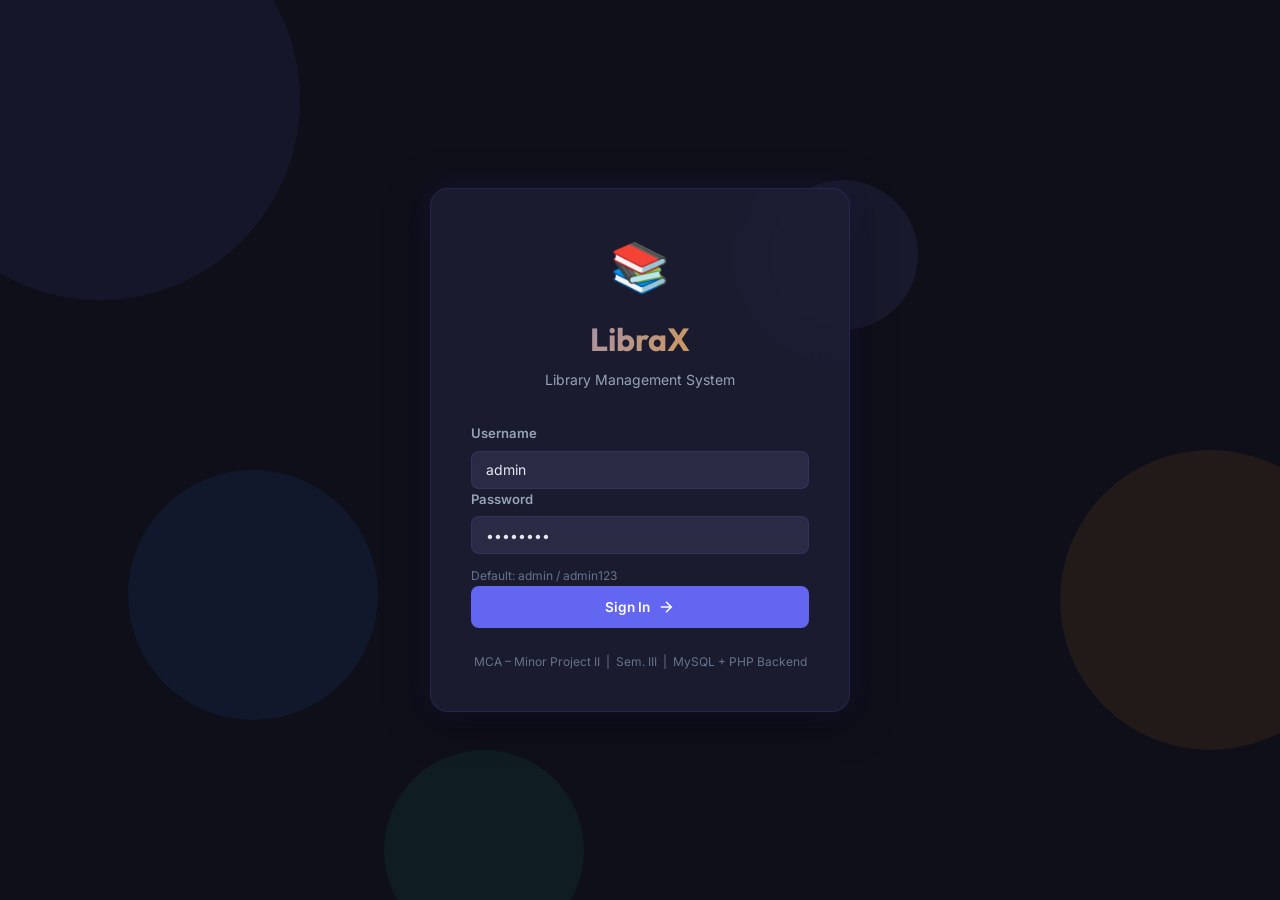
<file: index.html>
<!DOCTYPE html>
<html lang="en" data-theme="dark">
<head>
  <meta charset="UTF-8" />
  <meta name="viewport" content="width=device-width, initial-scale=1.0" />
  <title>LibraX – Library Management System</title>
  <meta name="description" content="LibraX – A web-based Library Management System with MySQL database. MCA Minor Project II." />
  <link rel="preconnect" href="https://fonts.googleapis.com" />
  <link rel="preconnect" href="https://fonts.gstatic.com" crossorigin />
  <link href="https://fonts.googleapis.com/css2?family=Inter:wght@300;400;500;600;700;800&family=Outfit:wght@400;500;600;700;800&display=swap" rel="stylesheet" />
  <link rel="stylesheet" href="css/style.css" />
</head>
<body>

<!-- ==================== LOGIN SCREEN ==================== -->
<div id="loginScreen" class="login-screen">
  <div class="login-bg-anim"><span></span><span></span><span></span><span></span><span></span></div>
  <div class="login-card">
    <div class="login-logo">
      <div class="logo-icon">📚</div>
      <h1>LibraX</h1>
      <p>Library Management System</p>
    </div>
    <form id="loginForm" onsubmit="handleLogin(event)">
      <div class="form-group">
        <label for="loginUsername">Username</label>
        <input type="text" id="loginUsername" placeholder="Enter username" value="admin" required autocomplete="username" />
      </div>
      <div class="form-group">
        <label for="loginPassword">Password</label>
        <input type="password" id="loginPassword" placeholder="Enter password" value="admin123" required autocomplete="current-password" />
        <small class="login-hint">Default: admin / admin123</small>
      </div>
      <button type="submit" class="btn btn-primary btn-full" id="loginBtn">
        <span>Sign In</span>
        <svg width="18" height="18" viewBox="0 0 24 24" fill="none" stroke="currentColor" stroke-width="2"><line x1="5" y1="12" x2="19" y2="12"/><polyline points="12 5 19 12 12 19"/></svg>
      </button>
    </form>
    <p class="login-footer">MCA – Minor Project II &nbsp;|&nbsp; Sem. III &nbsp;|&nbsp; MySQL + PHP Backend</p>
  </div>
</div>

<!-- ==================== MAIN APP ==================== -->
<div id="mainApp" class="app-container hidden">

  <!-- Sidebar -->
  <aside class="sidebar" id="sidebar">
    <div class="sidebar-header">
      <div class="sidebar-logo">
        <div class="logo-icon-sm">📚</div>
        <span class="logo-text">LibraX</span>
      </div>
      <button class="sidebar-toggle-btn" onclick="toggleSidebar()">
        <svg width="20" height="20" viewBox="0 0 24 24" fill="none" stroke="currentColor" stroke-width="2"><line x1="3" y1="12" x2="21" y2="12"/><line x1="3" y1="6" x2="21" y2="6"/><line x1="3" y1="18" x2="21" y2="18"/></svg>
      </button>
    </div>

    <nav class="sidebar-nav">
      <a href="#" class="nav-item active" id="nav-dashboard" onclick="return showPage('dashboard')">
        <svg class="nav-icon" viewBox="0 0 24 24" fill="none" stroke="currentColor" stroke-width="2"><rect x="3" y="3" width="7" height="7"/><rect x="14" y="3" width="7" height="7"/><rect x="14" y="14" width="7" height="7"/><rect x="3" y="14" width="7" height="7"/></svg>
        <span>Dashboard</span>
      </a>
      <a href="#" class="nav-item" id="nav-books" onclick="return showPage('books')">
        <svg class="nav-icon" viewBox="0 0 24 24" fill="none" stroke="currentColor" stroke-width="2"><path d="M4 19.5A2.5 2.5 0 0 1 6.5 17H20"/><path d="M6.5 2H20v20H6.5A2.5 2.5 0 0 1 4 19.5v-15A2.5 2.5 0 0 1 6.5 2z"/></svg>
        <span>Books</span>
        <span class="nav-badge" id="navBooksCount">0</span>
      </a>
      <a href="#" class="nav-item" id="nav-members" onclick="return showPage('members')">
        <svg class="nav-icon" viewBox="0 0 24 24" fill="none" stroke="currentColor" stroke-width="2"><path d="M17 21v-2a4 4 0 0 0-4-4H5a4 4 0 0 0-4 4v2"/><circle cx="9" cy="7" r="4"/><path d="M23 21v-2a4 4 0 0 0-3-3.87"/><path d="M16 3.13a4 4 0 0 1 0 7.75"/></svg>
        <span>Members</span>
        <span class="nav-badge" id="navMembersCount">0</span>
      </a>
      <a href="#" class="nav-item" id="nav-issue" onclick="return showPage('issue')">
        <svg class="nav-icon" viewBox="0 0 24 24" fill="none" stroke="currentColor" stroke-width="2"><polyline points="9 11 12 14 22 4"/><path d="M21 12v7a2 2 0 0 1-2 2H5a2 2 0 0 1-2-2V5a2 2 0 0 1 2-2h11"/></svg>
        <span>Issue / Return</span>
      </a>
      <a href="#" class="nav-item" id="nav-reservations" onclick="return showPage('reservations')">
        <svg class="nav-icon" viewBox="0 0 24 24" fill="none" stroke="currentColor" stroke-width="2"><path d="M20.84 4.61a5.5 5.5 0 0 0-7.78 0L12 5.67l-1.06-1.06a5.5 5.5 0 0 0-7.78 7.78L12 21.23l8.84-8.84a5.5 5.5 0 0 0 0-7.78z"/></svg>
        <span>Reservations</span>
      </a>
      <a href="#" class="nav-item" id="nav-reports" onclick="return showPage('reports')">
        <svg class="nav-icon" viewBox="0 0 24 24" fill="none" stroke="currentColor" stroke-width="2"><line x1="18" y1="20" x2="18" y2="10"/><line x1="12" y1="20" x2="12" y2="4"/><line x1="6" y1="20" x2="6" y2="14"/></svg>
        <span>Reports</span>
      </a>
    </nav>

    <div class="sidebar-footer">
      <div class="user-info">
        <div class="user-avatar">A</div>
        <div class="user-details">
          <span class="user-name">Admin</span>
          <span class="user-role">Librarian</span>
        </div>
      </div>
      <button class="logout-btn" onclick="handleLogout()" title="Logout">
        <svg width="18" height="18" viewBox="0 0 24 24" fill="none" stroke="currentColor" stroke-width="2"><path d="M9 21H5a2 2 0 0 1-2-2V5a2 2 0 0 1 2-2h4"/><polyline points="16 17 21 12 16 7"/><line x1="21" y1="12" x2="9" y2="12"/></svg>
      </button>
    </div>
  </aside>

  <!-- Main Content -->
  <main class="main-content" id="mainContent">

    <!-- Topbar -->
    <header class="topbar">
      <div class="topbar-left">
        <h2 class="page-title" id="pageTitle">Dashboard</h2>
      </div>
      <div class="topbar-right">
        <div class="search-bar">
          <svg width="16" height="16" viewBox="0 0 24 24" fill="none" stroke="currentColor" stroke-width="2"><circle cx="11" cy="11" r="8"/><line x1="21" y1="21" x2="16.65" y2="16.65"/></svg>
          <input type="text" id="globalSearch" placeholder="Search books, members…" oninput="handleGlobalSearch(this.value)" />
        </div>
        <!-- Notifications Bell -->
        <div class="notif-wrapper" style="position:relative">
          <button class="topbar-icon-btn" id="notifBtn" onclick="toggleNotifications()" title="Overdue Notifications">
            🔔
            <span class="notif-count hidden" id="overdueBadge">0</span>
          </button>
          <div class="notif-dropdown hidden" id="notifDropdown">
            <div class="notif-header">⚠️ Overdue Books</div>
            <div id="notificationPanel"><div class="notif-empty">Loading…</div></div>
          </div>
        </div>
        <!-- Theme Toggle -->
        <button class="topbar-icon-btn" id="themeToggle" onclick="toggleTheme()" title="Toggle Theme">☀️</button>
        <div class="topbar-date" id="topbarDate"></div>
      </div>
    </header>

    <!-- ==================== DASHBOARD PAGE ==================== -->
    <section id="page-dashboard" class="page active">
      <div class="stats-grid">
        <div class="stat-card">
          <div class="stat-icon books">📚</div>
          <div class="stat-info"><span class="stat-value" id="statTotalBooksVal">0</span><span class="stat-label">Total Books</span></div>
          <div class="stat-trend up">+12%</div>
        </div>
        <div class="stat-card">
          <div class="stat-icon members">👥</div>
          <div class="stat-info"><span class="stat-value" id="statMembersVal">0</span><span class="stat-label">Members</span></div>
          <div class="stat-trend up">Active</div>
        </div>
        <div class="stat-card">
          <div class="stat-icon issued">📤</div>
          <div class="stat-info"><span class="stat-value" id="statIssuedVal">0</span><span class="stat-label">Books Issued</span></div>
          <div class="stat-trend neutral">Active</div>
        </div>
        <div class="stat-card">
          <div class="stat-icon available">✅</div>
          <div class="stat-info"><span class="stat-value" id="statAvailableVal">0</span><span class="stat-label">Available</span></div>
          <div class="stat-trend up">Ready</div>
        </div>
      </div>

      <!-- Fine Stats Row -->
      <div class="stats-grid" style="grid-template-columns:1fr 1fr;margin-top:0">
        <div class="stat-card" style="--card-color: rgba(245,158,11,0.15)">
          <div class="stat-icon" style="background:rgba(245,158,11,0.15)">💰</div>
          <div class="stat-info"><span class="stat-value" id="statFineUnpaid">₹0</span><span class="stat-label">Fine Pending</span></div>
          <div class="stat-trend down">Unpaid</div>
        </div>
        <div class="stat-card">
          <div class="stat-icon" style="background:rgba(16,185,129,0.15)">🏦</div>
          <div class="stat-info"><span class="stat-value" id="statFineCollected">₹0</span><span class="stat-label">Fine Collected</span></div>
          <div class="stat-trend up">Paid</div>
        </div>
      </div>

      <div class="dashboard-grid">
        <div class="card">
          <div class="card-header">
            <h3>Recent Transactions</h3>
            <button class="btn btn-sm btn-outline" onclick="showPage('issue')">View All</button>
          </div>
          <div class="card-body">
            <table class="data-table">
              <thead><tr><th>Book Title</th><th>Member</th><th>Status</th><th>Date</th></tr></thead>
              <tbody id="recentTransactionsTbody"></tbody>
            </table>
          </div>
        </div>
        <div class="card">
          <div class="card-header"><h3>Quick Actions</h3></div>
          <div class="card-body quick-actions">
            <button class="quick-action-btn" onclick="openAddBookModal(); showPage('books')"><span class="qa-icon">➕</span><span>Add Book</span></button>
            <button class="quick-action-btn" onclick="openAddMemberModal(); showPage('members')"><span class="qa-icon">👤</span><span>Add Member</span></button>
            <button class="quick-action-btn" onclick="showPage('issue')"><span class="qa-icon">📤</span><span>Issue Book</span></button>
            <button class="quick-action-btn" onclick="showPage('reservations')"><span class="qa-icon">🔖</span><span>Reservations</span></button>
          </div>
        </div>
      </div>

      <div class="dashboard-grid mt-1">
        <div class="card">
          <div class="card-header"><h3>📊 Category Distribution</h3></div>
          <div class="card-body"><div class="chart-container" id="categoryChart"></div></div>
        </div>
        <div class="card">
          <div class="card-header"><h3>📈 Monthly Issue Trend</h3></div>
          <div class="card-body"><div class="trend-container" id="trendChart"></div></div>
        </div>
      </div>
    </section>

    <!-- ==================== BOOKS PAGE ==================== -->
    <section id="page-books" class="page hidden">
      <div class="page-actions">
        <div class="filter-bar">
          <select id="bookCategoryFilter" onchange="filterBooks()">
            <option value="">All Categories</option>
            <option value="Computer Science">Computer Science</option>
            <option value="Technology">Technology</option>
            <option value="Mathematics">Mathematics</option>
            <option value="Science">Science</option>
            <option value="Literature">Literature</option>
            <option value="History">History</option>
            <option value="Fiction">Fiction</option>
            <option value="Other">Other</option>
          </select>
          <select id="bookStatusFilter" onchange="filterBooks()">
            <option value="">All Status</option>
            <option value="Available">Available</option>
            <option value="Issued">All Issued</option>
          </select>
        </div>
        <div style="display:flex;gap:0.5rem">
          <button class="btn btn-outline" onclick="exportTableToCSV('booksTable','books')">📥 CSV</button>
          <button class="btn btn-primary" onclick="openAddBookModal()" id="addBookBtn">
            <svg width="16" height="16" viewBox="0 0 24 24" fill="none" stroke="currentColor" stroke-width="2"><line x1="12" y1="5" x2="12" y2="19"/><line x1="5" y1="12" x2="19" y2="12"/></svg>
            Add Book
          </button>
        </div>
      </div>
      <div class="card">
        <div class="card-body">
          <table class="data-table" id="booksTable">
            <thead><tr><th>Book ID</th><th>Title</th><th>Author</th><th>Category</th><th>ISBN</th><th>Copies</th><th>Status</th><th>Actions</th></tr></thead>
            <tbody id="booksTbody"></tbody>
          </table>
          <div class="empty-state hidden" id="booksEmpty"><div class="empty-icon">📚</div><p>No books found. Add your first book!</p></div>
        </div>
      </div>
    </section>

    <!-- ==================== MEMBERS PAGE ==================== -->
    <section id="page-members" class="page hidden">
      <div class="page-actions">
        <div class="filter-bar">
          <select id="memberTypeFilter" onchange="filterMembers()">
            <option value="">All Types</option>
            <option value="Student">Student</option>
            <option value="Faculty">Faculty</option>
            <option value="Staff">Staff</option>
          </select>
        </div>
        <div style="display:flex;gap:0.5rem">
          <button class="btn btn-outline" onclick="exportTableToCSV('membersTable','members')">📥 CSV</button>
          <button class="btn btn-primary" onclick="openAddMemberModal()" id="addMemberBtn">
            <svg width="16" height="16" viewBox="0 0 24 24" fill="none" stroke="currentColor" stroke-width="2"><line x1="12" y1="5" x2="12" y2="19"/><line x1="5" y1="12" x2="19" y2="12"/></svg>
            Add Member
          </button>
        </div>
      </div>
      <div class="card">
        <div class="card-body">
          <table class="data-table" id="membersTable">
            <thead><tr><th>Member ID</th><th>Name</th><th>Type</th><th>Email</th><th>Phone</th><th>Issued</th><th>Status</th><th>Actions</th></tr></thead>
            <tbody id="membersTbody"></tbody>
          </table>
          <div class="empty-state hidden" id="membersEmpty"><div class="empty-icon">👥</div><p>No members found.</p></div>
        </div>
      </div>
    </section>

    <!-- ==================== ISSUE / RETURN PAGE ==================== -->
    <section id="page-issue" class="page hidden">
      <div class="issue-return-grid">
        <!-- Issue -->
        <div class="card">
          <div class="card-header"><h3>📤 Issue Book</h3></div>
          <div class="card-body">
            <form id="issueForm" onsubmit="issueBook(event)">
              <div class="form-group"><label for="issueBookId">Select Book</label>
                <select id="issueBookId" required><option value="">-- Choose a Book --</option></select></div>
              <div class="form-group"><label for="issueMemberId">Select Member</label>
                <select id="issueMemberId" required><option value="">-- Choose a Member --</option></select></div>
              <div class="form-group"><label for="issueDueDate">Due Date</label>
                <input type="date" id="issueDueDate" required /></div>
              <button type="submit" class="btn btn-primary btn-full">Issue Book</button>
            </form>
          </div>
        </div>
        <!-- Return -->
        <div class="card">
          <div class="card-header"><h3>📥 Return Book</h3></div>
          <div class="card-body">
            <form id="returnForm" onsubmit="returnBook(event)">
              <div class="form-group"><label for="returnTransactionId">Select Transaction</label>
                <select id="returnTransactionId" required><option value="">-- Choose Active Transaction --</option></select></div>
              <div class="form-group"><label>Return Date</label>
                <input type="text" id="returnDate" readonly /></div>
              <div class="fine-info hidden" id="fineInfo">
                <div class="fine-badge">⚠️ Fine: <strong id="fineAmount">₹0</strong></div>
              </div>
              <button type="submit" class="btn btn-success btn-full">Return Book</button>
            </form>
          </div>
        </div>
      </div>

      <!-- Transactions Table -->
      <div class="card mt-1">
        <div class="card-header">
          <h3>All Transactions</h3>
          <div style="display:flex;gap:0.5rem;align-items:center;flex-wrap:wrap">
            <div class="tab-btns">
              <button class="tab-btn active" id="tabAll"      onclick="filterTransactions('all')">All</button>
              <button class="tab-btn"        id="tabActive"   onclick="filterTransactions('active')">Active</button>
              <button class="tab-btn"        id="tabReturned" onclick="filterTransactions('returned')">Returned</button>
              <button class="tab-btn"        id="tabOverdue"  onclick="filterTransactions('overdue')">Overdue</button>
            </div>
            <button class="btn btn-sm btn-outline" onclick="exportTableToCSV('transactionsTable','transactions')">📥 CSV</button>
          </div>
        </div>
        <div class="card-body">
          <table class="data-table" id="transactionsTable">
            <thead><tr><th>Trans. ID</th><th>Book</th><th>Member</th><th>Issue Date</th><th>Due Date</th><th>Return Date</th><th>Fine</th><th>Status</th></tr></thead>
            <tbody id="transactionsTbody"></tbody>
          </table>
        </div>
      </div>
    </section>

    <!-- ==================== RESERVATIONS PAGE ==================== -->
    <section id="page-reservations" class="page hidden">
      <div class="issue-return-grid">
        <div class="card">
          <div class="card-header"><h3>🔖 Reserve a Book</h3></div>
          <div class="card-body">
            <form id="reserveForm" onsubmit="reserveBook(event)">
              <div class="form-group"><label for="reserveBookId">Select Fully Issued Book</label>
                <select id="reserveBookId" required><option value="">-- Choose a Book (All Issued) --</option></select></div>
              <div class="form-group"><label for="reserveMemberId">Select Member</label>
                <select id="reserveMemberId" required><option value="">-- Choose a Member --</option></select></div>
              <div class="info-note" style="margin:0.5rem 0;padding:0.75rem;background:rgba(99,102,241,0.1);border-radius:8px;font-size:0.82rem;color:var(--text-secondary)">
                ℹ️ Only fully issued books (0 copies available) appear here. The member will be notified when the book becomes available.
              </div>
              <button type="submit" class="btn btn-primary btn-full">Reserve Book</button>
            </form>
          </div>
        </div>
        <div class="card">
          <div class="card-header"><h3>ℹ️ How Reservations Work</h3></div>
          <div class="card-body" style="color:var(--text-secondary);font-size:0.87rem;line-height:1.9">
            <p>📌 <strong>Reserve</strong> a book when all copies are currently issued.</p>
            <p>🔄 When a copy is <strong>returned</strong>, the reservation status updates to <em>"Book Available"</em>.</p>
            <p>📋 The librarian can check this page to <strong>notify</strong> the waiting member.</p>
            <p>✅ After issuing to the member, the reservation can be marked <em>Fulfilled</em>.</p>
          </div>
        </div>
      </div>
      <div class="card mt-1">
        <div class="card-header"><h3>📋 All Reservations</h3></div>
        <div class="card-body">
          <table class="data-table">
            <thead><tr><th>Reserve Code</th><th>Book Title</th><th>Member</th><th>Date</th><th>Book Status</th><th>Reserve Status</th></tr></thead>
            <tbody id="reservationsTbody"></tbody>
          </table>
        </div>
      </div>
    </section>

    <!-- ==================== REPORTS PAGE ==================== -->
    <section id="page-reports" class="page hidden">
      <div class="reports-grid">
        <div class="card report-card">
          <div class="report-icon">📚</div>
          <h3>Books Report</h3>
          <p>All books with availability and category stats.</p>
          <button class="btn btn-outline" onclick="generateBooksReport()">Generate</button>
        </div>
        <div class="card report-card">
          <div class="report-icon">👥</div>
          <h3>Members Report</h3>
          <p>All members with borrowing summary.</p>
          <button class="btn btn-outline" onclick="generateMembersReport()">Generate</button>
        </div>
        <div class="card report-card">
          <div class="report-icon">⚠️</div>
          <h3>Overdue Report</h3>
          <p>Overdue books and pending fine calculation.</p>
          <button class="btn btn-outline" onclick="generateOverdueReport()">Generate</button>
        </div>
        <div class="card report-card">
          <div class="report-icon">📊</div>
          <h3>Transaction Report</h3>
          <p>Full history of all issue and return transactions.</p>
          <button class="btn btn-outline" onclick="generateTransactionReport()">Generate</button>
        </div>
      </div>
      <div class="card mt-1 hidden" id="reportOutput">
        <div class="card-header">
          <h3 id="reportTitle">Report</h3>
          <div style="display:flex;gap:0.5rem">
            <button class="btn btn-sm btn-outline" onclick="printReport()">🖨️ Print</button>
          </div>
        </div>
        <div class="card-body" id="reportContent"></div>
      </div>
    </section>

  </main>
</div>

<!-- Toast Container -->
<div class="toast-container" id="toastContainer"></div>

<!-- ==================== MODALS ==================== -->

<!-- Add/Edit Book Modal -->
<div class="modal-overlay hidden" id="bookModal">
  <div class="modal">
    <div class="modal-header">
      <h3 id="bookModalTitle">Add New Book</h3>
      <button class="modal-close" onclick="closeModal('bookModal')">&times;</button>
    </div>
    <div class="modal-body">
      <form id="bookForm" onsubmit="saveBook(event)">
        <input type="hidden" id="bookEditId" />
        <div class="form-row">
          <div class="form-group"><label for="bookTitle">Book Title *</label><input type="text" id="bookTitle" placeholder="Enter book title" required /></div>
          <div class="form-group"><label for="bookAuthor">Author *</label><input type="text" id="bookAuthor" placeholder="Author name" required /></div>
        </div>
        <div class="form-row">
          <div class="form-group"><label for="bookISBN">ISBN</label><input type="text" id="bookISBN" placeholder="978-XXXXXXXXXX" /></div>
          <div class="form-group"><label for="bookCategory">Category *</label>
            <select id="bookCategory" required>
              <option value="">Select Category</option>
              <option value="Computer Science">Computer Science</option>
              <option value="Technology">Technology</option>
              <option value="Mathematics">Mathematics</option>
              <option value="Science">Science</option>
              <option value="Literature">Literature</option>
              <option value="History">History</option>
              <option value="Fiction">Fiction</option>
              <option value="Other">Other</option>
            </select>
          </div>
        </div>
        <div class="form-row">
          <div class="form-group"><label for="bookPublisher">Publisher</label><input type="text" id="bookPublisher" placeholder="Publisher name" /></div>
          <div class="form-group"><label for="bookYear">Year Published</label><input type="number" id="bookYear" placeholder="2024" min="1800" max="2026" /></div>
        </div>
        <div class="form-row">
          <div class="form-group"><label for="bookCopies">Number of Copies *</label><input type="number" id="bookCopies" placeholder="1" min="1" required /></div>
          <div class="form-group"><label for="bookShelf">Shelf Location</label><input type="text" id="bookShelf" placeholder="e.g. CS-01" /></div>
        </div>
        <div class="modal-footer">
          <button type="button" class="btn btn-outline" onclick="closeModal('bookModal')">Cancel</button>
          <button type="submit" class="btn btn-primary" id="bookSaveBtn">Save Book</button>
        </div>
      </form>
    </div>
  </div>
</div>

<!-- Add/Edit Member Modal -->
<div class="modal-overlay hidden" id="memberModal">
  <div class="modal">
    <div class="modal-header">
      <h3 id="memberModalTitle">Add New Member</h3>
      <button class="modal-close" onclick="closeModal('memberModal')">&times;</button>
    </div>
    <div class="modal-body">
      <form id="memberForm" onsubmit="saveMember(event)">
        <input type="hidden" id="memberEditId" />
        <div class="form-row">
          <div class="form-group"><label for="memberName">Full Name *</label><input type="text" id="memberName" placeholder="Full name" required /></div>
          <div class="form-group"><label for="memberType">Type *</label>
            <select id="memberType" required>
              <option value="">Select Type</option>
              <option value="Student">Student</option>
              <option value="Faculty">Faculty</option>
              <option value="Staff">Staff</option>
            </select>
          </div>
        </div>
        <div class="form-row">
          <div class="form-group"><label for="memberEmail">Email *</label><input type="email" id="memberEmail" placeholder="email@example.com" required /></div>
          <div class="form-group"><label for="memberPhone">Phone *</label><input type="tel" id="memberPhone" placeholder="9XXXXXXXXX" required /></div>
        </div>
        <div class="form-row">
          <div class="form-group"><label for="memberDept">Department / Course</label><input type="text" id="memberDept" placeholder="e.g. MCA" /></div>
          <div class="form-group"><label for="memberYear">Enrollment Year</label><input type="number" id="memberYear" placeholder="2024" min="2000" max="2030" /></div>
        </div>
        <div class="modal-footer">
          <button type="button" class="btn btn-outline" onclick="closeModal('memberModal')">Cancel</button>
          <button type="submit" class="btn btn-primary" id="memberSaveBtn">Save Member</button>
        </div>
      </form>
    </div>
  </div>
</div>

<!-- Member History Modal -->
<div class="modal-overlay hidden" id="historyModal">
  <div class="modal" style="max-width:780px">
    <div class="modal-header">
      <h3 id="historyModalTitle">Member History</h3>
      <button class="modal-close" onclick="closeModal('historyModal')">&times;</button>
    </div>
    <div class="modal-body">
      <table class="data-table">
        <thead><tr><th>Trans. ID</th><th>Book Title</th><th>Issue Date</th><th>Due Date</th><th>Return Date</th><th>Fine</th><th>Status</th></tr></thead>
        <tbody id="historyTbody"></tbody>
      </table>
    </div>
  </div>
</div>

<!-- Confirm Delete Modal -->
<div class="modal-overlay hidden" id="confirmModal">
  <div class="modal modal-sm">
    <div class="modal-header">
      <h3>Confirm Delete</h3>
      <button class="modal-close" onclick="closeModal('confirmModal')">&times;</button>
    </div>
    <div class="modal-body">
      <p id="confirmMessage">Are you sure you want to delete this item?</p>
    </div>
    <div class="modal-footer">
      <button class="btn btn-outline" onclick="closeModal('confirmModal')">Cancel</button>
      <button class="btn btn-danger" id="confirmDeleteBtn">Delete</button>
    </div>
  </div>
</div>

<script src="js/api.js"></script>
<script src="js/app.js"></script>
</body>
</html>
</file>
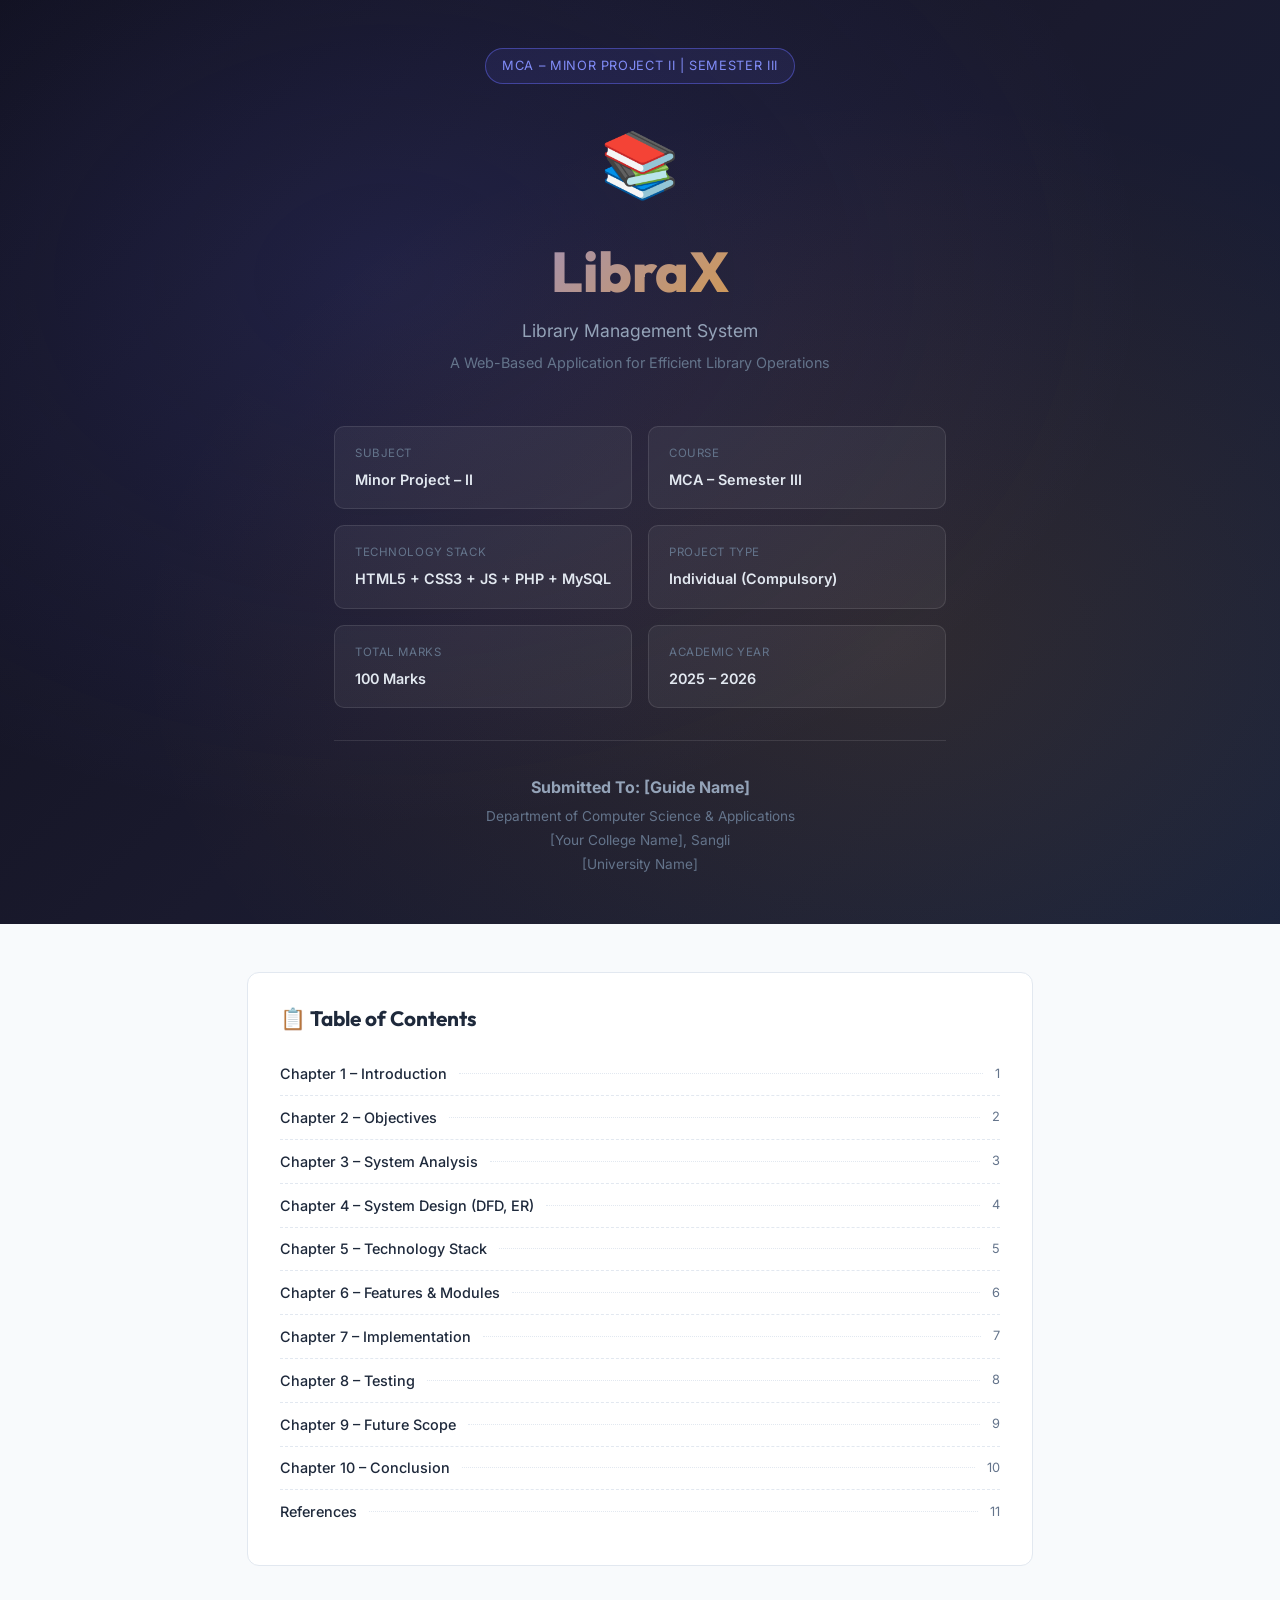
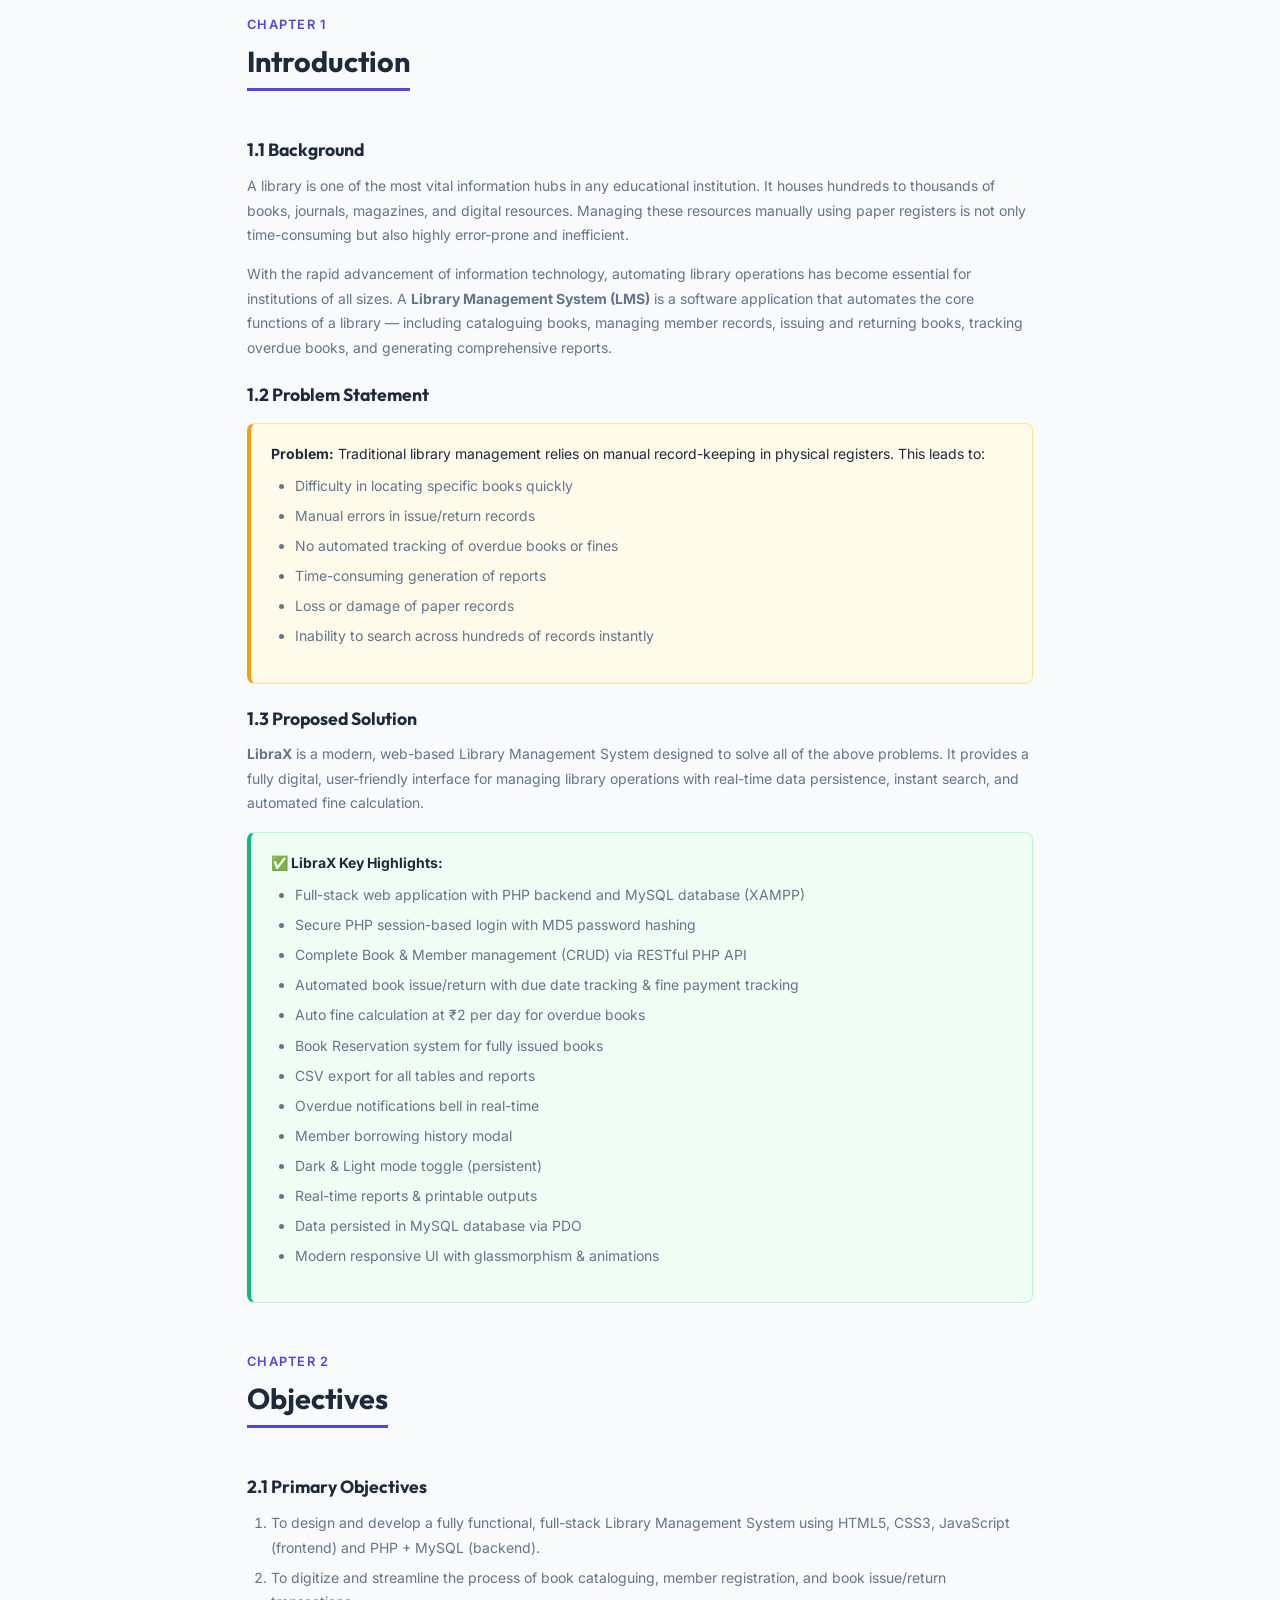
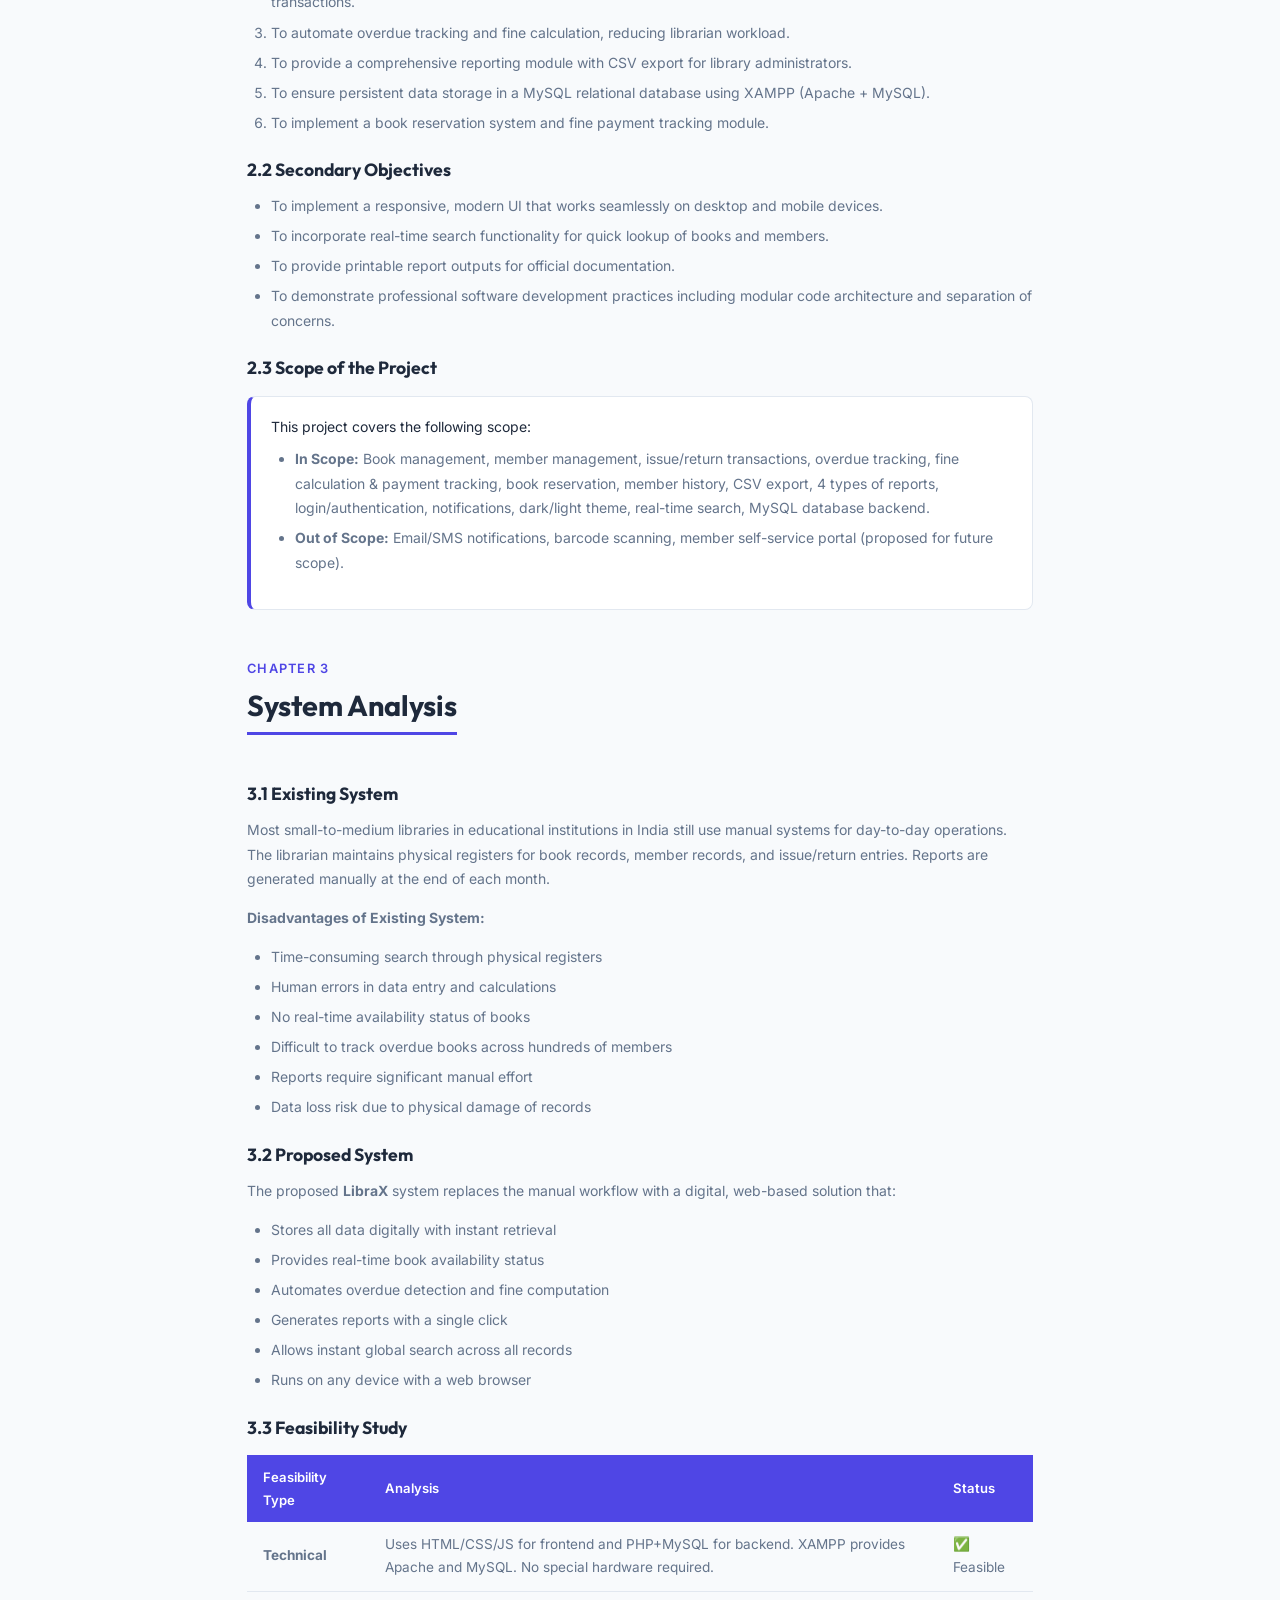
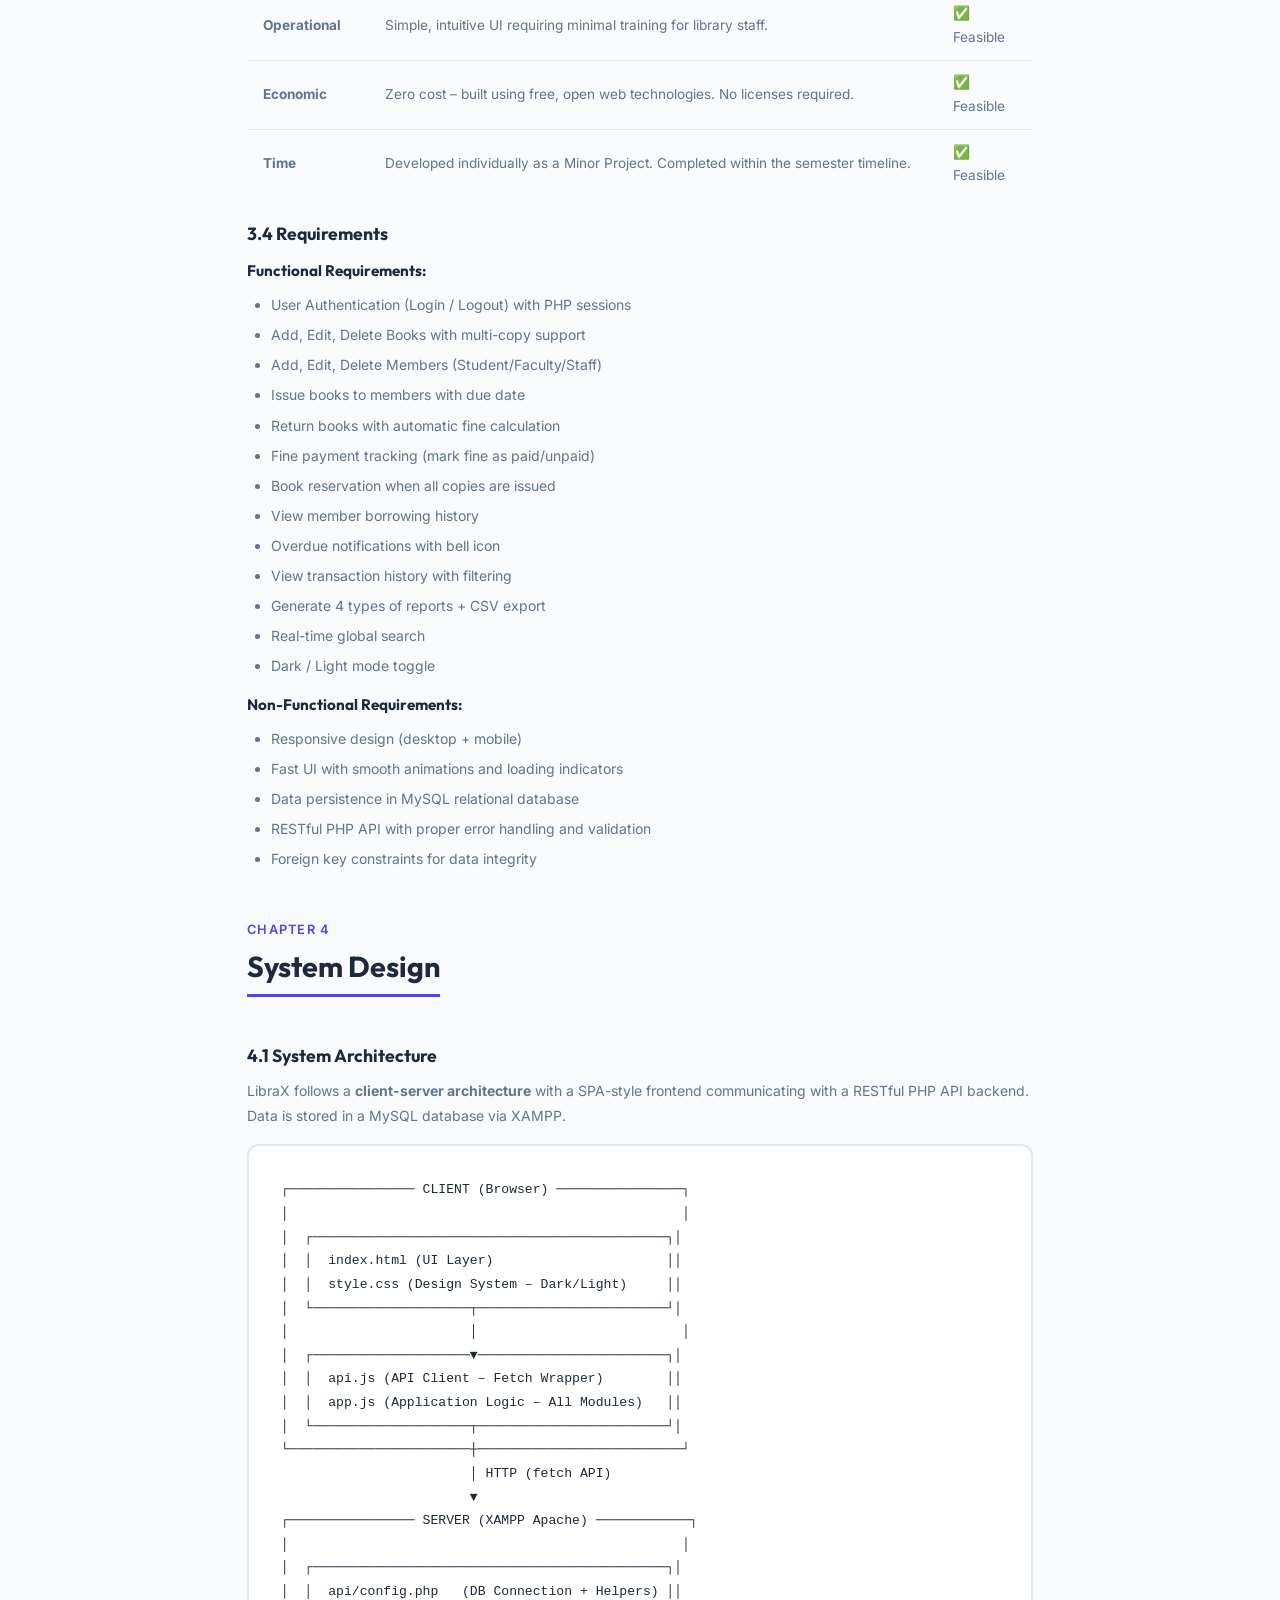
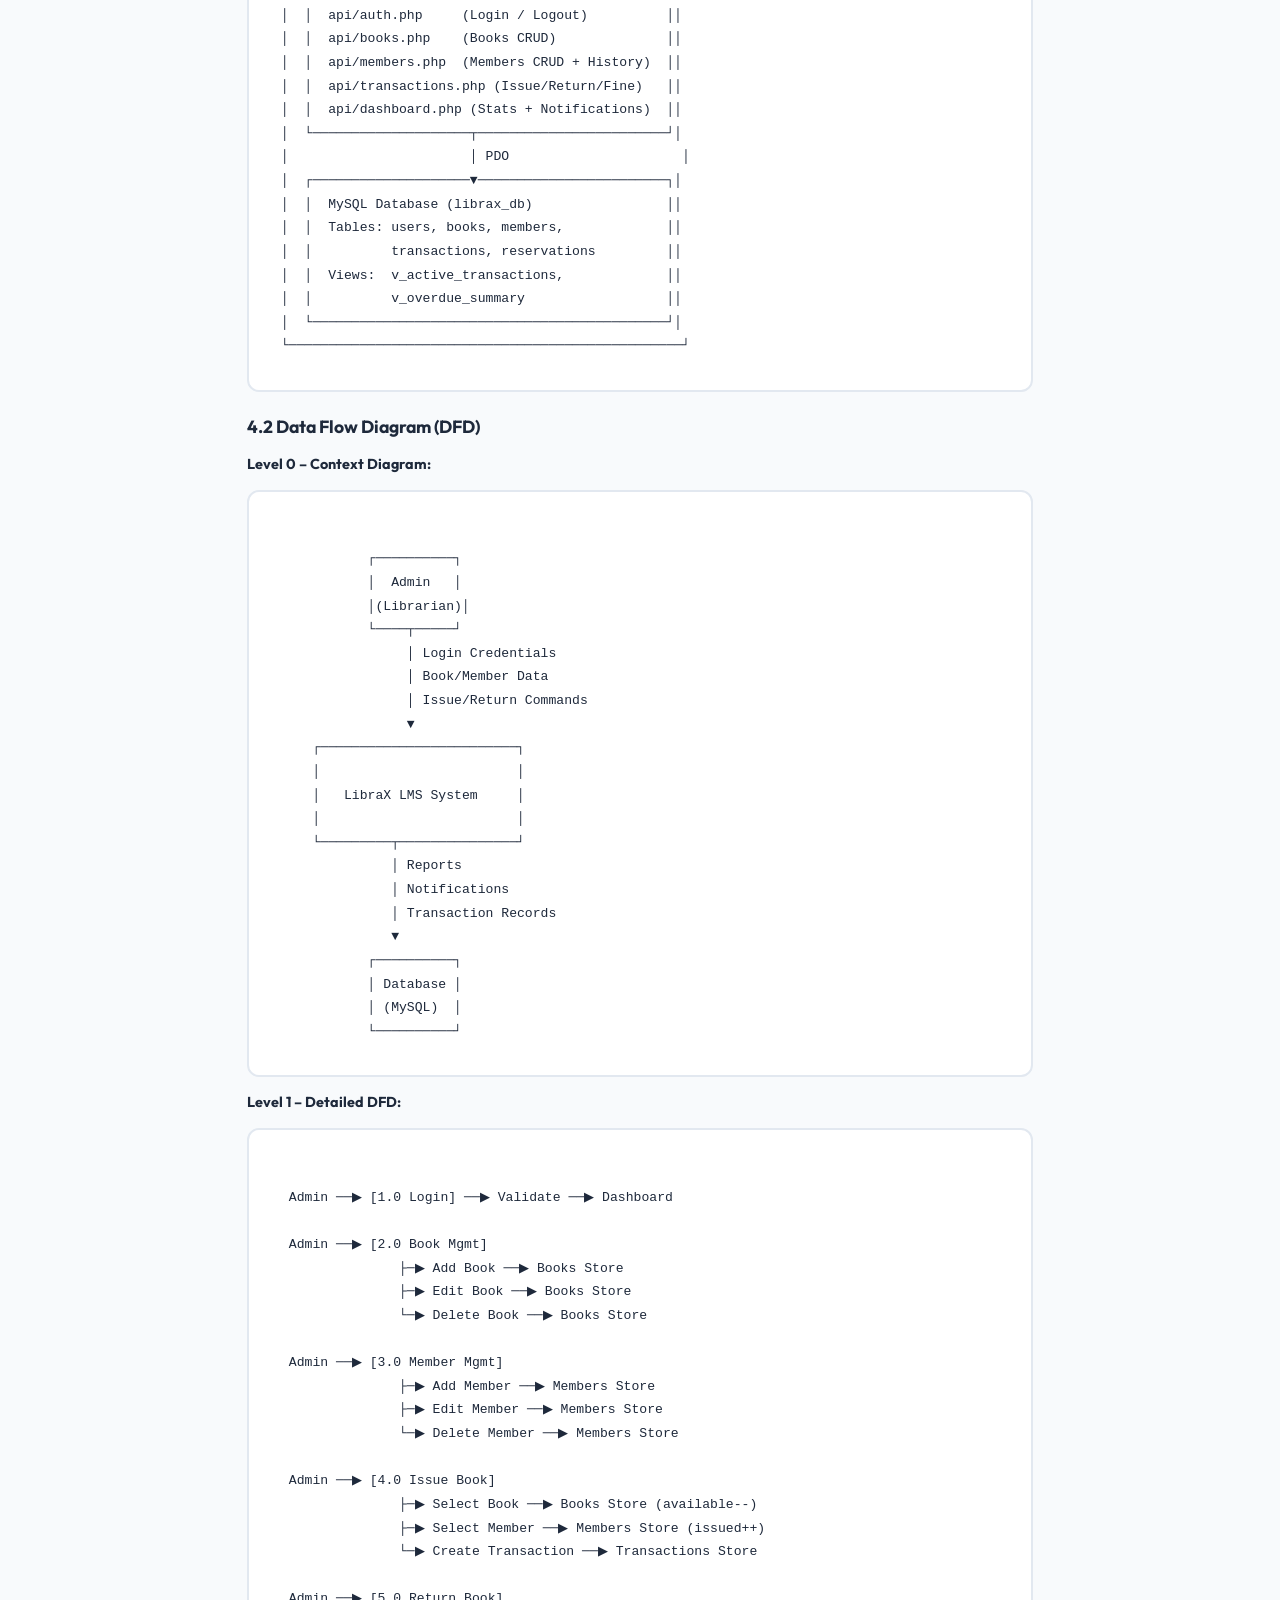
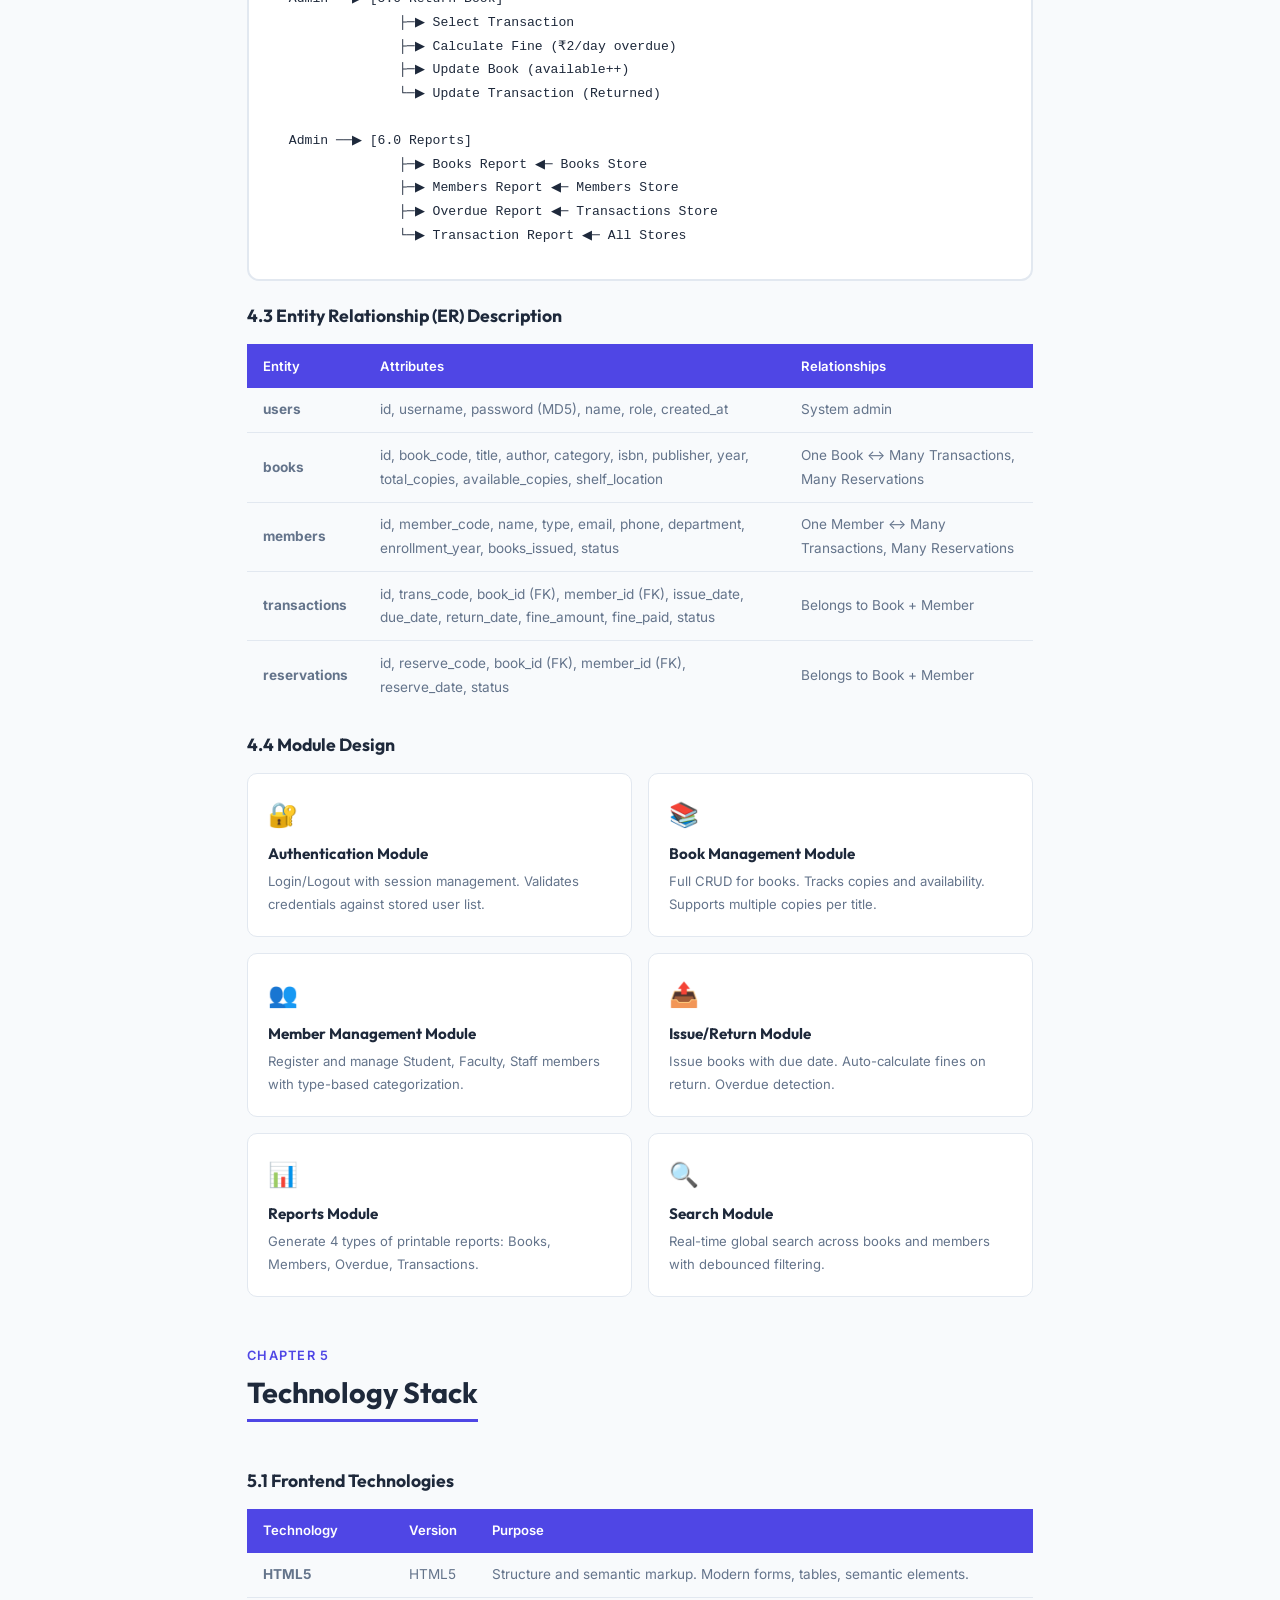
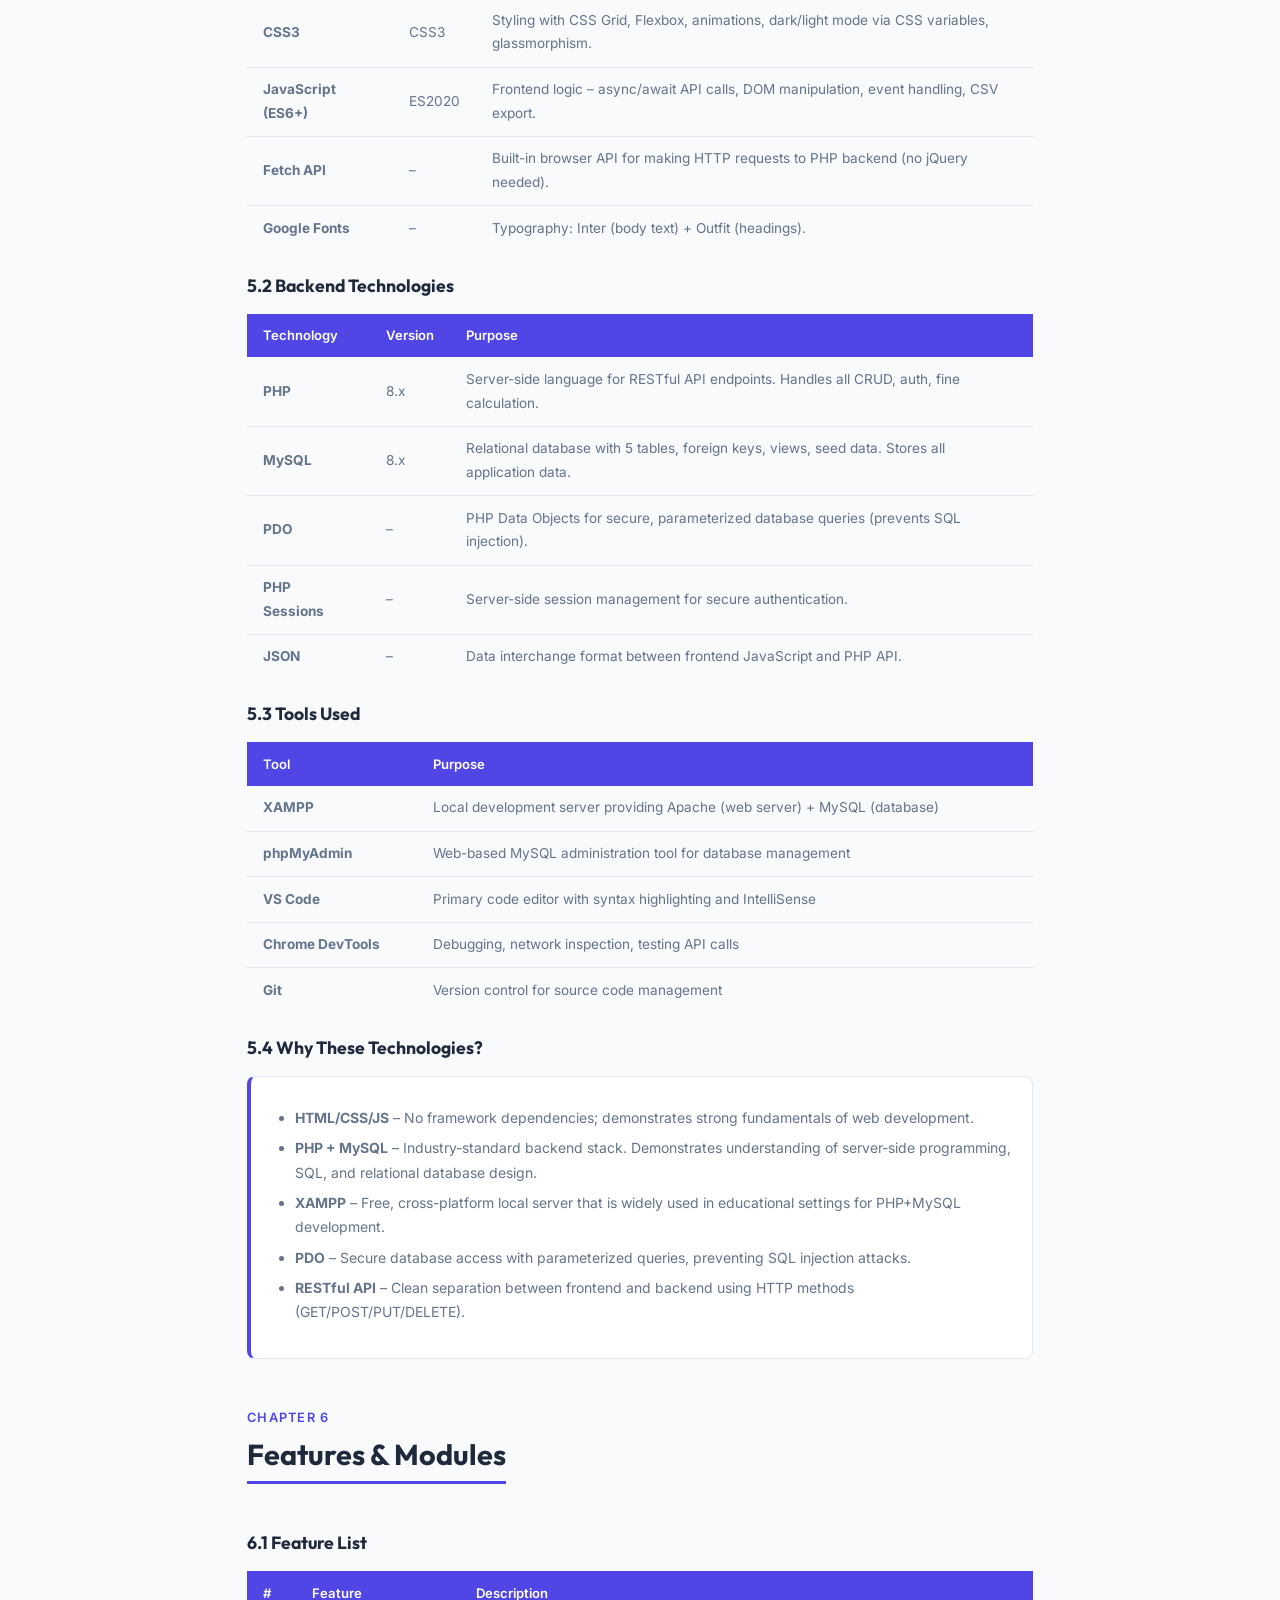
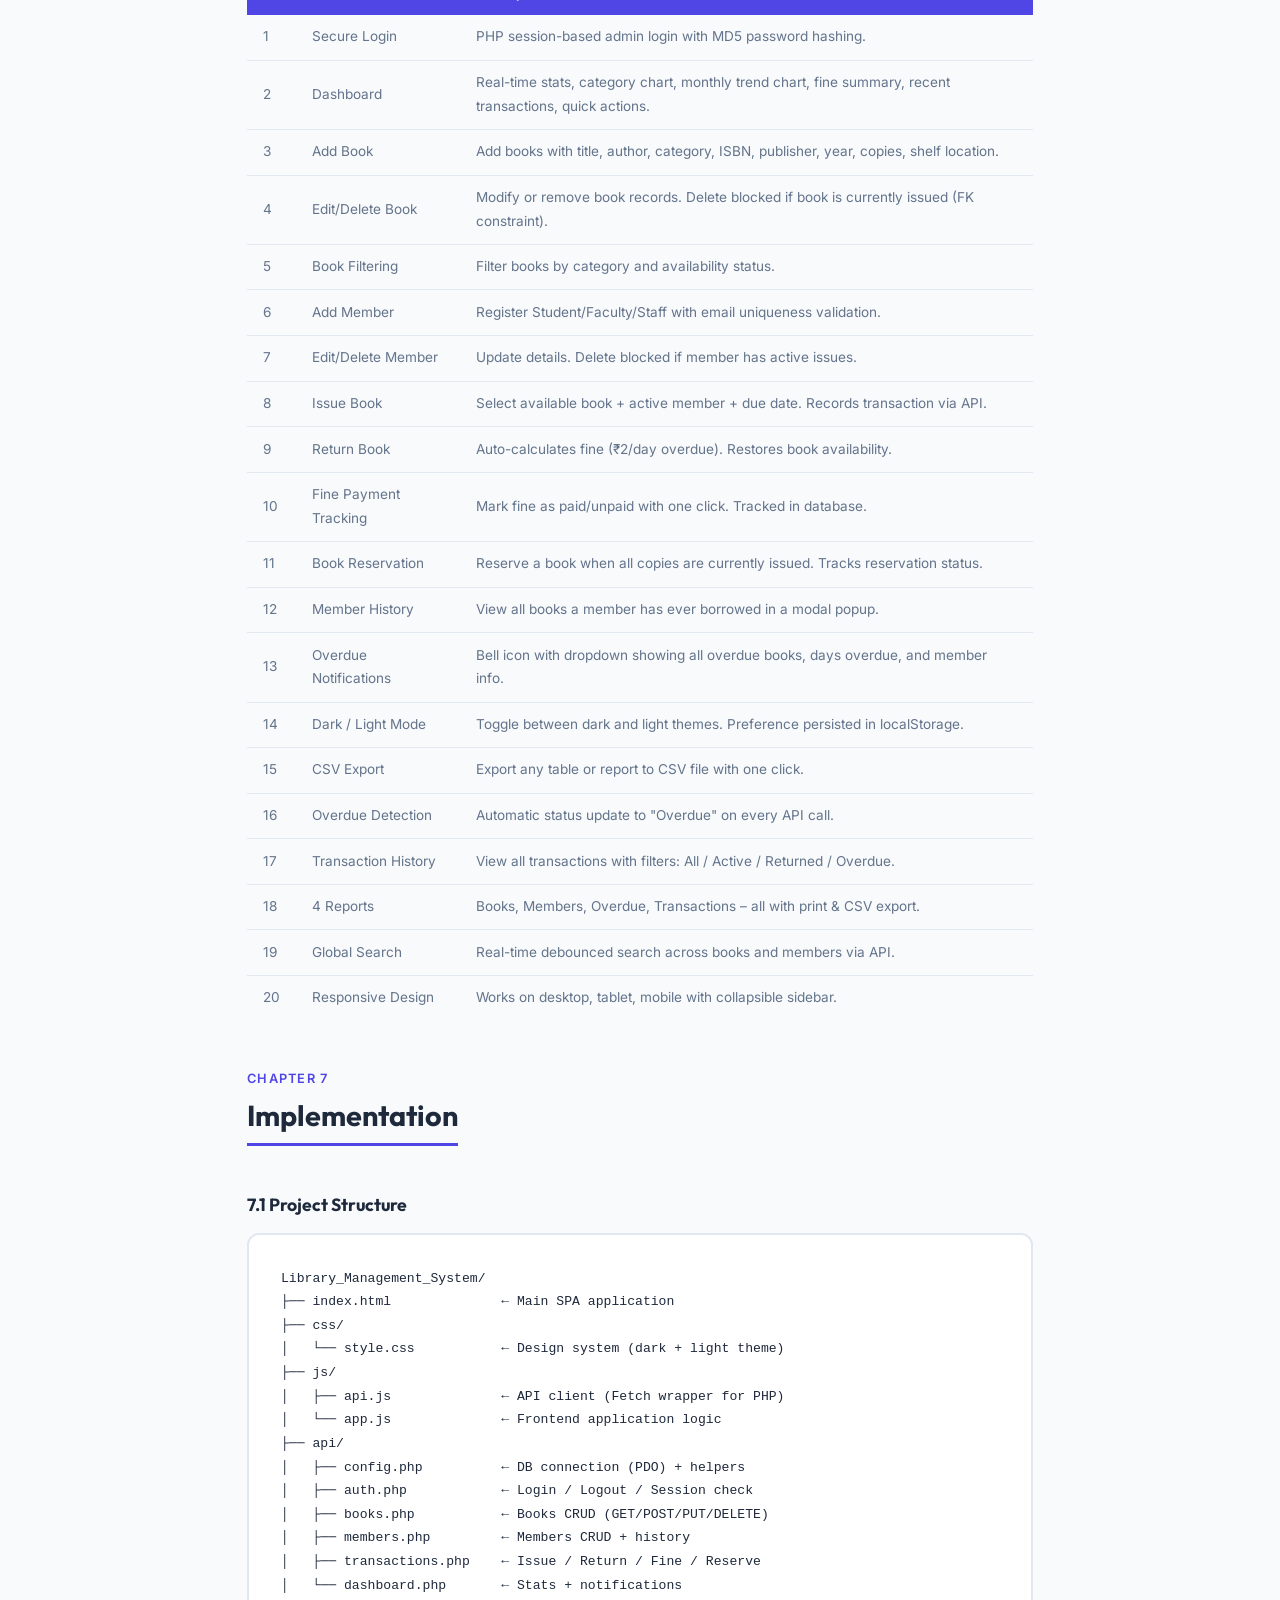
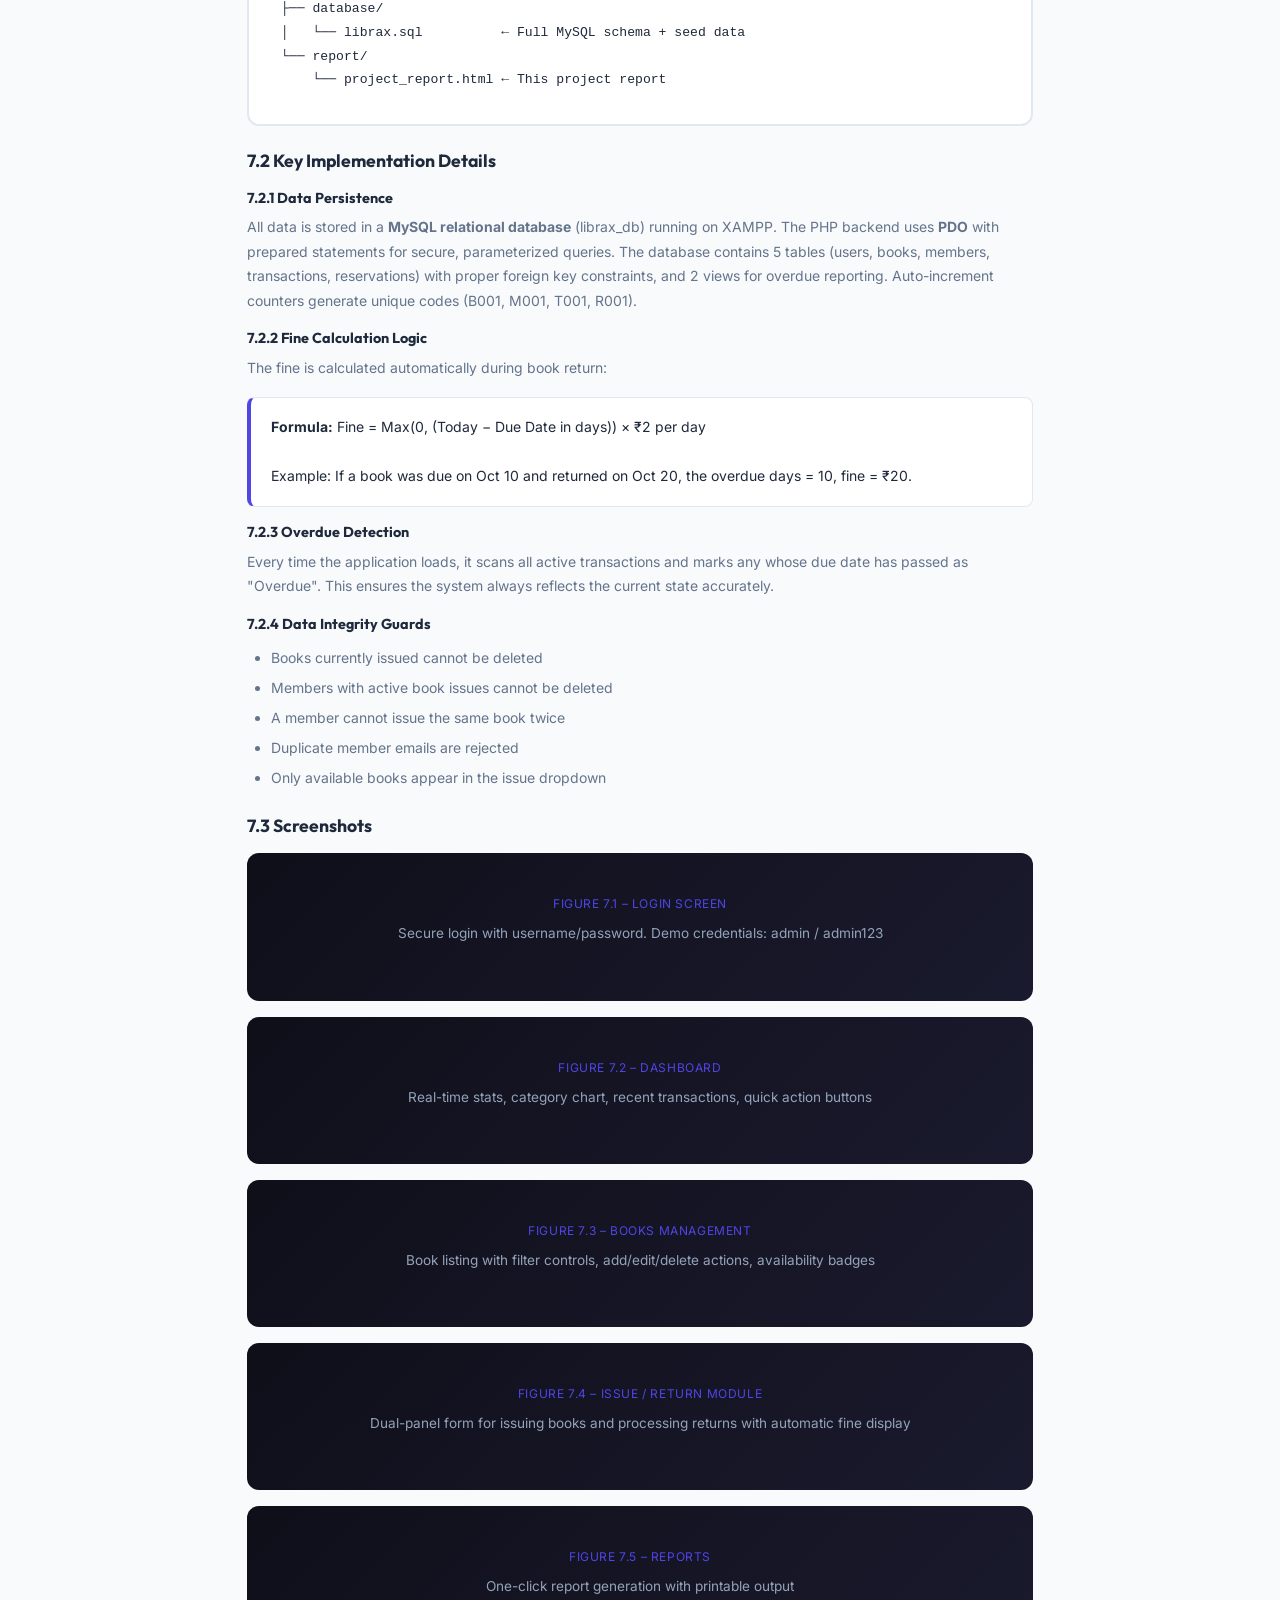
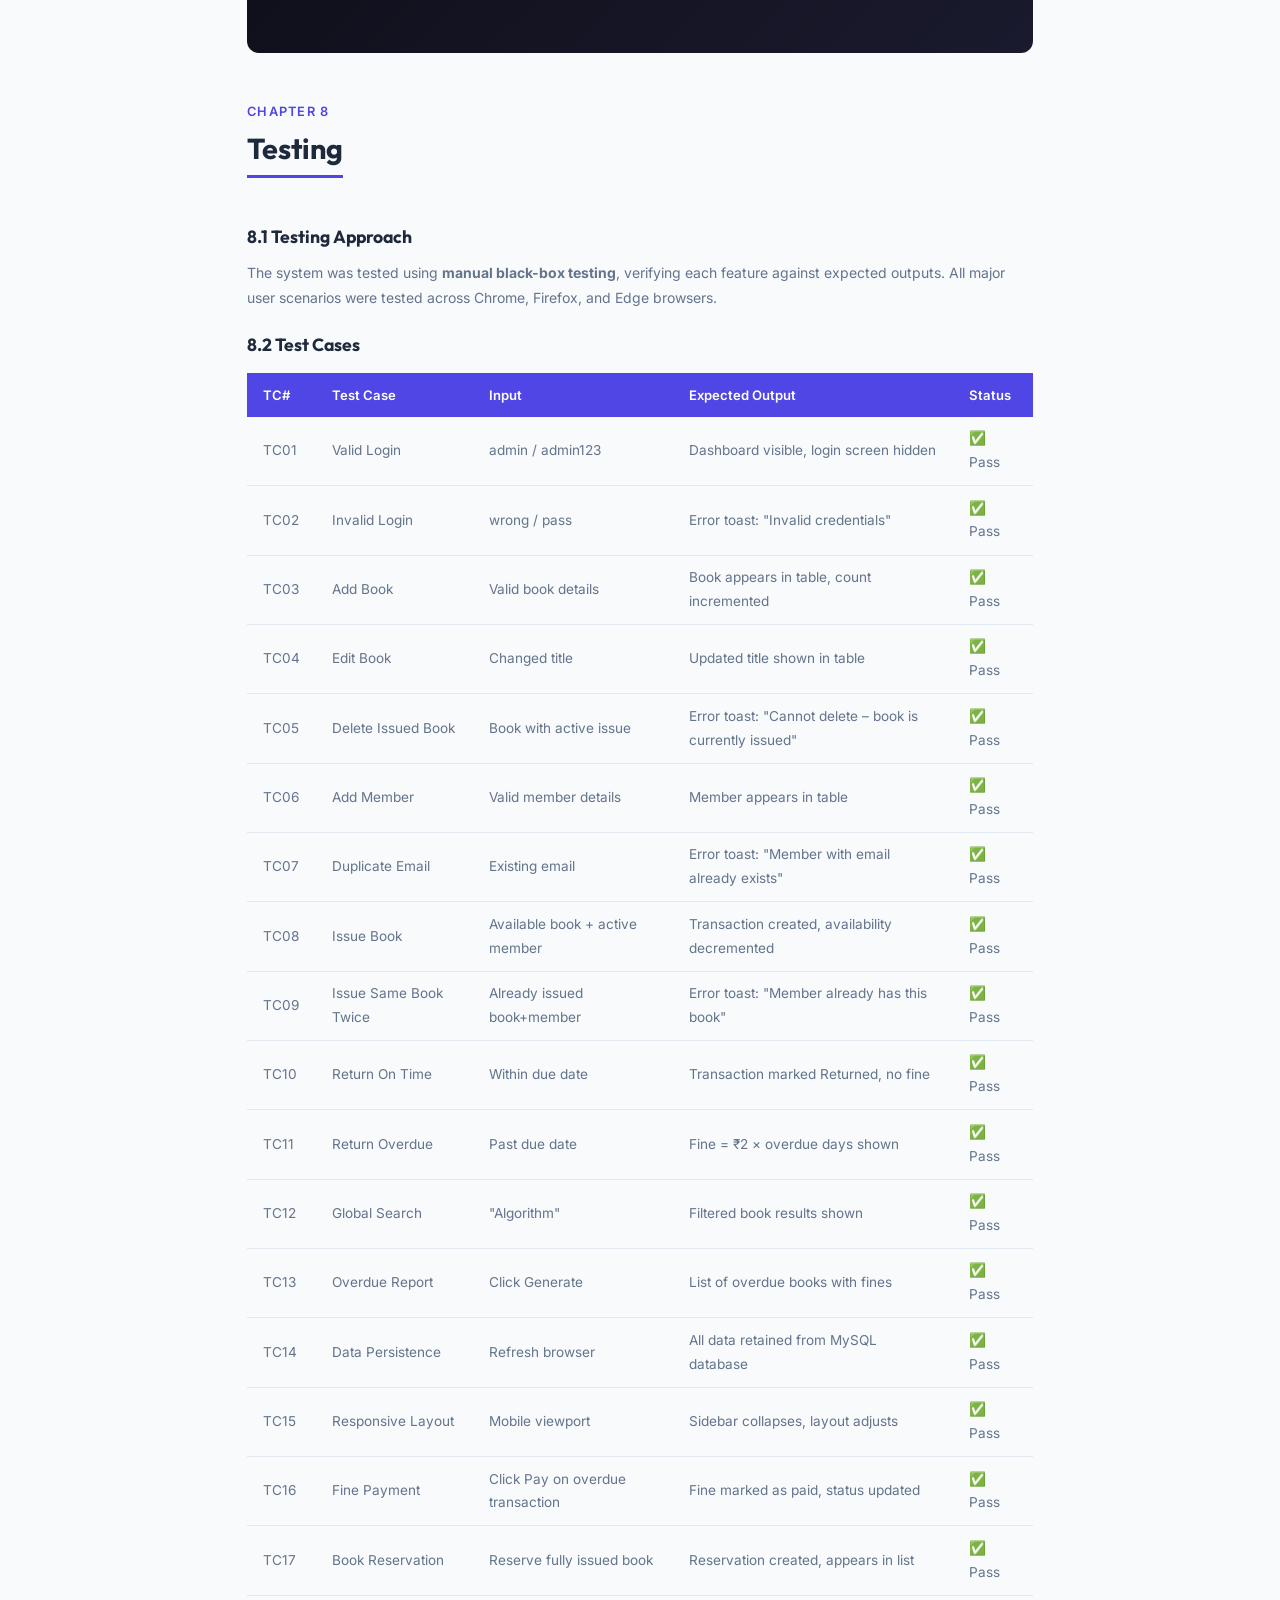
<file: report/project_report.html>
<!DOCTYPE html>
<html lang="en">
<head>
  <meta charset="UTF-8" />
  <meta name="viewport" content="width=device-width, initial-scale=1.0" />
  <title>LibraX – Minor Project Report | MCA Sem III</title>
  <link href="https://fonts.googleapis.com/css2?family=Inter:wght@300;400;500;600;700&family=Outfit:wght@400;600;700;800&display=swap" rel="stylesheet" />
  <style>
    :root {
      --primary: #4f46e5; --secondary: #f59e0b; --text: #1e293b;
      --text-light: #64748b; --border: #e2e8f0; --bg: #f8fafc; --bg-card: #ffffff;
    }
    * { box-sizing: border-box; margin: 0; padding: 0; }
    body { font-family: 'Inter', sans-serif; background: var(--bg); color: var(--text); font-size: 14px; line-height: 1.75; }
    h1,h2,h3,h4 { font-family: 'Outfit', sans-serif; line-height: 1.3; }

    /* Cover Page */
    .cover { background: linear-gradient(135deg, #0f0f1a 0%, #1a1a2e 50%, #16213e 100%); color: #fff; min-height: 100vh; display: flex; flex-direction: column; align-items: center; justify-content: center; text-align: center; padding: 3rem 2rem; position: relative; overflow: hidden; }
    .cover::before { content:''; position:absolute; inset:0; background: radial-gradient(ellipse at 30% 30%, rgba(99,102,241,0.15) 0%, transparent 60%), radial-gradient(ellipse at 70% 70%, rgba(245,158,11,0.1) 0%, transparent 60%); }
    .cover-content { position: relative; z-index: 1; max-width: 700px; }
    .cover-badge { display: inline-block; border: 1px solid rgba(99,102,241,0.5); background: rgba(99,102,241,0.1); border-radius: 99px; padding: 0.35rem 1rem; font-size: 0.8rem; color: #818cf8; margin-bottom: 1.5rem; letter-spacing: 0.05em; text-transform: uppercase; }
    .cover-logo { font-size: 4rem; margin-bottom: 1rem; }
    .cover h1 { font-size: 3.5rem; font-weight: 800; background: linear-gradient(135deg, #818cf8, #f59e0b); -webkit-background-clip: text; -webkit-text-fill-color: transparent; background-clip: text; margin-bottom: 0.5rem; }
    .cover-subtitle { font-size: 1.1rem; color: #94a3b8; margin-bottom: 3rem; }
    .cover-meta { display: grid; grid-template-columns: 1fr 1fr; gap: 1rem; text-align: left; margin-bottom: 2rem; }
    .cover-meta-item { background: rgba(255,255,255,0.05); border: 1px solid rgba(255,255,255,0.1); border-radius: 10px; padding: 1rem 1.25rem; }
    .cover-meta-item .label { font-size: 0.72rem; color: #64748b; text-transform: uppercase; letter-spacing: 0.05em; margin-bottom: 0.25rem; }
    .cover-meta-item .value { color: #e2e8f0; font-weight: 600; font-size: 0.9rem; }
    .cover-college { border-top: 1px solid rgba(255,255,255,0.1); padding-top: 2rem; color: #64748b; font-size: 0.85rem; }
    .cover-college strong { color: #94a3b8; display: block; font-size: 1rem; margin-bottom: 0.25rem; }

    /* Report Body */
    .report-body { max-width: 850px; margin: 0 auto; padding: 3rem 2rem; }

    /* Chapter */
    .chapter { margin-bottom: 3rem; page-break-before: auto; }
    .chapter-num { color: var(--primary); font-size: 0.8rem; text-transform: uppercase; font-weight: 600; letter-spacing: 0.1em; margin-bottom: 0.4rem; }
    .chapter h2 { font-size: 1.8rem; color: var(--text); border-bottom: 3px solid var(--primary); padding-bottom: 0.5rem; margin-bottom: 1.5rem; display: inline-block; }

    h3 { font-size: 1.1rem; margin: 1.5rem 0 0.75rem; color: var(--text); }
    p { margin-bottom: 0.9rem; color: var(--text-light); }
    ul, ol { margin: 0.75rem 0 1rem 1.5rem; color: var(--text-light); }
    li { margin-bottom: 0.35rem; }

    /* Table of Contents */
    .toc { background: var(--bg-card); border: 1px solid var(--border); border-radius: 12px; padding: 2rem; margin-bottom: 3rem; }
    .toc h2 { font-size: 1.3rem; margin-bottom: 1.25rem; color: var(--text); }
    .toc-item { display: flex; justify-content: space-between; align-items: center; padding: 0.55rem 0; border-bottom: 1px dashed var(--border); font-size: 0.9rem; }
    .toc-item:last-child { border-bottom: none; }
    .toc-item .toc-title { color: var(--text); font-weight: 500; }
    .toc-item .toc-num { color: var(--text-light); font-size: 0.8rem; }
    .toc-item .toc-dots { flex: 1; border-bottom: 1px dotted var(--border); margin: 0 0.75rem; }

    /* Cards/Boxes */
    .info-box { background: var(--bg-card); border: 1px solid var(--border); border-left: 4px solid var(--primary); border-radius: 8px; padding: 1.1rem 1.25rem; margin: 1rem 0; }
    .warn-box { background: #fffbeb; border: 1px solid #fde68a; border-left: 4px solid var(--secondary); border-radius: 8px; padding: 1.1rem 1.25rem; margin: 1rem 0; }
    .success-box { background: #f0fdf4; border: 1px solid #bbf7d0; border-left: 4px solid #10b981; border-radius: 8px; padding: 1.1rem 1.25rem; margin: 1rem 0; }

    /* Feature Grid */
    .feature-grid { display: grid; grid-template-columns: 1fr 1fr; gap: 1rem; margin: 1rem 0; }
    .feature-card { background: var(--bg-card); border: 1px solid var(--border); border-radius: 10px; padding: 1.25rem; }
    .feature-card .feat-icon { font-size: 1.5rem; margin-bottom: 0.5rem; display: block; }
    .feature-card h4 { font-size: 0.95rem; margin-bottom: 0.4rem; color: var(--text); }
    .feature-card p { font-size: 0.82rem; margin: 0; }

    /* Tech Stack */
    .tech-table { width: 100%; border-collapse: collapse; margin: 1rem 0; }
    .tech-table th { background: var(--primary); color: #fff; padding: 0.65rem 1rem; text-align: left; font-size: 0.82rem; font-weight: 600; }
    .tech-table td { padding: 0.65rem 1rem; border-bottom: 1px solid var(--border); font-size: 0.85rem; color: var(--text-light); }
    .tech-table tr:last-child td { border-bottom: none; }
    .tech-table tr:nth-child(even) { background: var(--bg); }

    /* DFD */
    .dfd-box { background: var(--bg-card); border: 2px solid var(--border); border-radius: 12px; padding: 2rem; margin: 1rem 0; font-family: monospace; font-size: 0.82rem; line-height: 1.8; color: var(--text); white-space: pre; overflow-x: auto; }

    /* Screenshot Placeholder */
    .screenshot-box { background: linear-gradient(135deg, #0f0f1a, #1a1a2e); border-radius: 12px; padding: 2.5rem; text-align: center; margin: 1rem 0; color: #64748b; font-size: 0.85rem; }
    .screenshot-box .ss-label { font-size: 0.75rem; text-transform: uppercase; letter-spacing: 0.05em; color: #4f46e5; margin-bottom: 0.5rem; }

    /* Print */
    @media print {
      .cover { min-height: auto; page-break-after: always; }
      .chapter { page-break-inside: avoid; }
      body { background: #fff; }
    }

    /* Page number style */
    .page-break { page-break-before: always; }
    .report-footer { text-align: center; color: var(--text-light); font-size: 0.8rem; border-top: 1px solid var(--border); padding-top: 1rem; margin-top: 3rem; }
  </style>
</head>
<body>

<!-- ==================== COVER PAGE ==================== -->
<div class="cover">
  <div class="cover-content">
    <div class="cover-badge">MCA – Minor Project II | Semester III</div>
    <div class="cover-logo">📚</div>
    <h1>LibraX</h1>
    <p class="cover-subtitle">Library Management System<br/>
    <small style="font-size:0.9rem;color:#64748b">A Web-Based Application for Efficient Library Operations</small></p>

    <div class="cover-meta">
      <div class="cover-meta-item">
        <div class="label">Subject</div>
        <div class="value">Minor Project – II</div>
      </div>
      <div class="cover-meta-item">
        <div class="label">Course</div>
        <div class="value">MCA – Semester III</div>
      </div>
      <div class="cover-meta-item">
        <div class="label">Technology Stack</div>
        <div class="value">HTML5 + CSS3 + JS + PHP + MySQL</div>
      </div>
      <div class="cover-meta-item">
        <div class="label">Project Type</div>
        <div class="value">Individual (Compulsory)</div>
      </div>
      <div class="cover-meta-item">
        <div class="label">Total Marks</div>
        <div class="value">100 Marks</div>
      </div>
      <div class="cover-meta-item">
        <div class="label">Academic Year</div>
        <div class="value">2025 – 2026</div>
      </div>
    </div>

    <div class="cover-college">
      <strong>Submitted To: [Guide Name]</strong>
      Department of Computer Science &amp; Applications<br/>
      [Your College Name], Sangli<br/>
      [University Name]
    </div>
  </div>
</div>

<!-- ==================== REPORT BODY ==================== -->
<div class="report-body">

  <!-- Table of Contents -->
  <div class="toc">
    <h2>📋 Table of Contents</h2>
    <div class="toc-item"><span class="toc-title">Chapter 1 – Introduction</span><span class="toc-dots"></span><span class="toc-num">1</span></div>
    <div class="toc-item"><span class="toc-title">Chapter 2 – Objectives</span><span class="toc-dots"></span><span class="toc-num">2</span></div>
    <div class="toc-item"><span class="toc-title">Chapter 3 – System Analysis</span><span class="toc-dots"></span><span class="toc-num">3</span></div>
    <div class="toc-item"><span class="toc-title">Chapter 4 – System Design (DFD, ER)</span><span class="toc-dots"></span><span class="toc-num">4</span></div>
    <div class="toc-item"><span class="toc-title">Chapter 5 – Technology Stack</span><span class="toc-dots"></span><span class="toc-num">5</span></div>
    <div class="toc-item"><span class="toc-title">Chapter 6 – Features &amp; Modules</span><span class="toc-dots"></span><span class="toc-num">6</span></div>
    <div class="toc-item"><span class="toc-title">Chapter 7 – Implementation</span><span class="toc-dots"></span><span class="toc-num">7</span></div>
    <div class="toc-item"><span class="toc-title">Chapter 8 – Testing</span><span class="toc-dots"></span><span class="toc-num">8</span></div>
    <div class="toc-item"><span class="toc-title">Chapter 9 – Future Scope</span><span class="toc-dots"></span><span class="toc-num">9</span></div>
    <div class="toc-item"><span class="toc-title">Chapter 10 – Conclusion</span><span class="toc-dots"></span><span class="toc-num">10</span></div>
    <div class="toc-item"><span class="toc-title">References</span><span class="toc-dots"></span><span class="toc-num">11</span></div>
  </div>

  <!-- ===== CHAPTER 1 – INTRODUCTION ===== -->
  <div class="chapter">
    <div class="chapter-num">Chapter 1</div>
    <h2>Introduction</h2>

    <h3>1.1 Background</h3>
    <p>A library is one of the most vital information hubs in any educational institution. It houses hundreds to thousands of books, journals, magazines, and digital resources. Managing these resources manually using paper registers is not only time-consuming but also highly error-prone and inefficient.</p>
    <p>With the rapid advancement of information technology, automating library operations has become essential for institutions of all sizes. A <strong>Library Management System (LMS)</strong> is a software application that automates the core functions of a library — including cataloguing books, managing member records, issuing and returning books, tracking overdue books, and generating comprehensive reports.</p>

    <h3>1.2 Problem Statement</h3>
    <div class="warn-box">
      <strong>Problem:</strong> Traditional library management relies on manual record-keeping in physical registers. This leads to:
      <ul style="margin-top:0.5rem">
        <li>Difficulty in locating specific books quickly</li>
        <li>Manual errors in issue/return records</li>
        <li>No automated tracking of overdue books or fines</li>
        <li>Time-consuming generation of reports</li>
        <li>Loss or damage of paper records</li>
        <li>Inability to search across hundreds of records instantly</li>
      </ul>
    </div>

    <h3>1.3 Proposed Solution</h3>
    <p><strong>LibraX</strong> is a modern, web-based Library Management System designed to solve all of the above problems. It provides a fully digital, user-friendly interface for managing library operations with real-time data persistence, instant search, and automated fine calculation.</p>

    <div class="success-box">
      <strong>✅ LibraX Key Highlights:</strong>
      <ul style="margin-top:0.5rem">
        <li>Full-stack web application with PHP backend and MySQL database (XAMPP)</li>
        <li>Secure PHP session-based login with MD5 password hashing</li>
        <li>Complete Book &amp; Member management (CRUD) via RESTful PHP API</li>
        <li>Automated book issue/return with due date tracking &amp; fine payment tracking</li>
        <li>Auto fine calculation at ₹2 per day for overdue books</li>
        <li>Book Reservation system for fully issued books</li>
        <li>CSV export for all tables and reports</li>
        <li>Overdue notifications bell in real-time</li>
        <li>Member borrowing history modal</li>
        <li>Dark &amp; Light mode toggle (persistent)</li>
        <li>Real-time reports &amp; printable outputs</li>
        <li>Data persisted in MySQL database via PDO</li>
        <li>Modern responsive UI with glassmorphism &amp; animations</li>
      </ul>
    </div>
  </div>

  <!-- ===== CHAPTER 2 – OBJECTIVES ===== -->
  <div class="chapter">
    <div class="chapter-num">Chapter 2</div>
    <h2>Objectives</h2>

    <h3>2.1 Primary Objectives</h3>
    <ol>
      <li>To design and develop a fully functional, full-stack Library Management System using HTML5, CSS3, JavaScript (frontend) and PHP + MySQL (backend).</li>
      <li>To digitize and streamline the process of book cataloguing, member registration, and book issue/return transactions.</li>
      <li>To automate overdue tracking and fine calculation, reducing librarian workload.</li>
      <li>To provide a comprehensive reporting module with CSV export for library administrators.</li>
      <li>To ensure persistent data storage in a MySQL relational database using XAMPP (Apache + MySQL).</li>
      <li>To implement a book reservation system and fine payment tracking module.</li>
    </ol>

    <h3>2.2 Secondary Objectives</h3>
    <ul>
      <li>To implement a responsive, modern UI that works seamlessly on desktop and mobile devices.</li>
      <li>To incorporate real-time search functionality for quick lookup of books and members.</li>
      <li>To provide printable report outputs for official documentation.</li>
      <li>To demonstrate professional software development practices including modular code architecture and separation of concerns.</li>
    </ul>

    <h3>2.3 Scope of the Project</h3>
    <div class="info-box">
      This project covers the following scope:
      <ul style="margin-top:0.5rem">
        <li><strong>In Scope:</strong> Book management, member management, issue/return transactions, overdue tracking, fine calculation &amp; payment tracking, book reservation, member history, CSV export, 4 types of reports, login/authentication, notifications, dark/light theme, real-time search, MySQL database backend.</li>
        <li><strong>Out of Scope:</strong> Email/SMS notifications, barcode scanning, member self-service portal (proposed for future scope).</li>
      </ul>
    </div>
  </div>

  <!-- ===== CHAPTER 3 – SYSTEM ANALYSIS ===== -->
  <div class="chapter">
    <div class="chapter-num">Chapter 3</div>
    <h2>System Analysis</h2>

    <h3>3.1 Existing System</h3>
    <p>Most small-to-medium libraries in educational institutions in India still use manual systems for day-to-day operations. The librarian maintains physical registers for book records, member records, and issue/return entries. Reports are generated manually at the end of each month.</p>
    <p><strong>Disadvantages of Existing System:</strong></p>
    <ul>
      <li>Time-consuming search through physical registers</li>
      <li>Human errors in data entry and calculations</li>
      <li>No real-time availability status of books</li>
      <li>Difficult to track overdue books across hundreds of members</li>
      <li>Reports require significant manual effort</li>
      <li>Data loss risk due to physical damage of records</li>
    </ul>

    <h3>3.2 Proposed System</h3>
    <p>The proposed <strong>LibraX</strong> system replaces the manual workflow with a digital, web-based solution that:</p>
    <ul>
      <li>Stores all data digitally with instant retrieval</li>
      <li>Provides real-time book availability status</li>
      <li>Automates overdue detection and fine computation</li>
      <li>Generates reports with a single click</li>
      <li>Allows instant global search across all records</li>
      <li>Runs on any device with a web browser</li>
    </ul>

    <h3>3.3 Feasibility Study</h3>
    <table class="tech-table">
      <thead><tr><th>Feasibility Type</th><th>Analysis</th><th>Status</th></tr></thead>
      <tbody>
        <tr><td><strong>Technical</strong></td><td>Uses HTML/CSS/JS for frontend and PHP+MySQL for backend. XAMPP provides Apache and MySQL. No special hardware required.</td><td>✅ Feasible</td></tr>
        <tr><td><strong>Operational</strong></td><td>Simple, intuitive UI requiring minimal training for library staff.</td><td>✅ Feasible</td></tr>
        <tr><td><strong>Economic</strong></td><td>Zero cost – built using free, open web technologies. No licenses required.</td><td>✅ Feasible</td></tr>
        <tr><td><strong>Time</strong></td><td>Developed individually as a Minor Project. Completed within the semester timeline.</td><td>✅ Feasible</td></tr>
      </tbody>
    </table>

    <h3>3.4 Requirements</h3>
    <h4 style="margin-top:1rem;margin-bottom:0.5rem;font-size:0.95rem">Functional Requirements:</h4>
    <ul>
      <li>User Authentication (Login / Logout) with PHP sessions</li>
      <li>Add, Edit, Delete Books with multi-copy support</li>
      <li>Add, Edit, Delete Members (Student/Faculty/Staff)</li>
      <li>Issue books to members with due date</li>
      <li>Return books with automatic fine calculation</li>
      <li>Fine payment tracking (mark fine as paid/unpaid)</li>
      <li>Book reservation when all copies are issued</li>
      <li>View member borrowing history</li>
      <li>Overdue notifications with bell icon</li>
      <li>View transaction history with filtering</li>
      <li>Generate 4 types of reports + CSV export</li>
      <li>Real-time global search</li>
      <li>Dark / Light mode toggle</li>
    </ul>
    <h4 style="margin-top:1rem;margin-bottom:0.5rem;font-size:0.95rem">Non-Functional Requirements:</h4>
    <ul>
      <li>Responsive design (desktop + mobile)</li>
      <li>Fast UI with smooth animations and loading indicators</li>
      <li>Data persistence in MySQL relational database</li>
      <li>RESTful PHP API with proper error handling and validation</li>
      <li>Foreign key constraints for data integrity</li>
    </ul>
  </div>

  <!-- ===== CHAPTER 4 – SYSTEM DESIGN ===== -->
  <div class="chapter">
    <div class="chapter-num">Chapter 4</div>
    <h2>System Design</h2>

    <h3>4.1 System Architecture</h3>
    <p>LibraX follows a <strong>client-server architecture</strong> with a SPA-style frontend communicating with a RESTful PHP API backend. Data is stored in a MySQL database via XAMPP.</p>

    <div class="dfd-box">┌──────────────── CLIENT (Browser) ────────────────┐
│                                                  │
│  ┌─────────────────────────────────────────────┐│
│  │  index.html (UI Layer)                      ││
│  │  style.css (Design System – Dark/Light)     ││
│  └────────────────────┬────────────────────────┘│
│                       │                          │
│  ┌────────────────────▼────────────────────────┐│
│  │  api.js (API Client – Fetch Wrapper)        ││
│  │  app.js (Application Logic – All Modules)   ││
│  └────────────────────┬────────────────────────┘│
└───────────────────────┼──────────────────────────┘
                        │ HTTP (fetch API)
                        ▼
┌──────────────── SERVER (XAMPP Apache) ────────────┐
│                                                  │
│  ┌─────────────────────────────────────────────┐│
│  │  api/config.php   (DB Connection + Helpers) ││
│  │  api/auth.php     (Login / Logout)          ││
│  │  api/books.php    (Books CRUD)              ││
│  │  api/members.php  (Members CRUD + History)  ││
│  │  api/transactions.php (Issue/Return/Fine)   ││
│  │  api/dashboard.php (Stats + Notifications)  ││
│  └────────────────────┬────────────────────────┘│
│                       │ PDO                      │
│  ┌────────────────────▼────────────────────────┐│
│  │  MySQL Database (librax_db)                 ││
│  │  Tables: users, books, members,             ││
│  │          transactions, reservations         ││
│  │  Views:  v_active_transactions,             ││
│  │          v_overdue_summary                  ││
│  └─────────────────────────────────────────────┘│
└──────────────────────────────────────────────────┘</div>

    <h3>4.2 Data Flow Diagram (DFD)</h3>
    <h4 style="margin-top:1rem;margin-bottom:0.5rem;font-size:0.9rem">Level 0 – Context Diagram:</h4>
    <div class="dfd-box">
           ┌──────────┐
           │  Admin   │
           │(Librarian)│
           └────┬─────┘
                │ Login Credentials
                │ Book/Member Data
                │ Issue/Return Commands
                ▼
    ┌─────────────────────────┐
    │                         │
    │   LibraX LMS System     │
    │                         │
    └─────────┬───────────────┘
              │ Reports
              │ Notifications
              │ Transaction Records
              ▼
           ┌──────────┐
           │ Database │
           │ (MySQL)  │
           └──────────┘</div>

    <h4 style="margin-top:1rem;margin-bottom:0.5rem;font-size:0.9rem">Level 1 – Detailed DFD:</h4>
    <div class="dfd-box">
 Admin ──▶ [1.0 Login] ──▶ Validate ──▶ Dashboard

 Admin ──▶ [2.0 Book Mgmt]
               ├─▶ Add Book ──▶ Books Store
               ├─▶ Edit Book ──▶ Books Store
               └─▶ Delete Book ──▶ Books Store

 Admin ──▶ [3.0 Member Mgmt]
               ├─▶ Add Member ──▶ Members Store
               ├─▶ Edit Member ──▶ Members Store
               └─▶ Delete Member ──▶ Members Store

 Admin ──▶ [4.0 Issue Book]
               ├─▶ Select Book ──▶ Books Store (available--)
               ├─▶ Select Member ──▶ Members Store (issued++)
               └─▶ Create Transaction ──▶ Transactions Store

 Admin ──▶ [5.0 Return Book]
               ├─▶ Select Transaction
               ├─▶ Calculate Fine (₹2/day overdue)
               ├─▶ Update Book (available++)
               └─▶ Update Transaction (Returned)

 Admin ──▶ [6.0 Reports]
               ├─▶ Books Report ◀─ Books Store
               ├─▶ Members Report ◀─ Members Store
               ├─▶ Overdue Report ◀─ Transactions Store
               └─▶ Transaction Report ◀─ All Stores</div>

    <h3>4.3 Entity Relationship (ER) Description</h3>
    <table class="tech-table">
      <thead><tr><th>Entity</th><th>Attributes</th><th>Relationships</th></tr></thead>
      <tbody>
        <tr><td><strong>users</strong></td><td>id, username, password (MD5), name, role, created_at</td><td>System admin</td></tr>
        <tr><td><strong>books</strong></td><td>id, book_code, title, author, category, isbn, publisher, year, total_copies, available_copies, shelf_location</td><td>One Book ↔ Many Transactions, Many Reservations</td></tr>
        <tr><td><strong>members</strong></td><td>id, member_code, name, type, email, phone, department, enrollment_year, books_issued, status</td><td>One Member ↔ Many Transactions, Many Reservations</td></tr>
        <tr><td><strong>transactions</strong></td><td>id, trans_code, book_id (FK), member_id (FK), issue_date, due_date, return_date, fine_amount, fine_paid, status</td><td>Belongs to Book + Member</td></tr>
        <tr><td><strong>reservations</strong></td><td>id, reserve_code, book_id (FK), member_id (FK), reserve_date, status</td><td>Belongs to Book + Member</td></tr>
      </tbody>
    </table>

    <h3>4.4 Module Design</h3>
    <div class="feature-grid">
      <div class="feature-card">
        <span class="feat-icon">🔐</span>
        <h4>Authentication Module</h4>
        <p>Login/Logout with session management. Validates credentials against stored user list.</p>
      </div>
      <div class="feature-card">
        <span class="feat-icon">📚</span>
        <h4>Book Management Module</h4>
        <p>Full CRUD for books. Tracks copies and availability. Supports multiple copies per title.</p>
      </div>
      <div class="feature-card">
        <span class="feat-icon">👥</span>
        <h4>Member Management Module</h4>
        <p>Register and manage Student, Faculty, Staff members with type-based categorization.</p>
      </div>
      <div class="feature-card">
        <span class="feat-icon">📤</span>
        <h4>Issue/Return Module</h4>
        <p>Issue books with due date. Auto-calculate fines on return. Overdue detection.</p>
      </div>
      <div class="feature-card">
        <span class="feat-icon">📊</span>
        <h4>Reports Module</h4>
        <p>Generate 4 types of printable reports: Books, Members, Overdue, Transactions.</p>
      </div>
      <div class="feature-card">
        <span class="feat-icon">🔍</span>
        <h4>Search Module</h4>
        <p>Real-time global search across books and members with debounced filtering.</p>
      </div>
    </div>
  </div>

  <!-- ===== CHAPTER 5 – TECHNOLOGY ===== -->
  <div class="chapter">
    <div class="chapter-num">Chapter 5</div>
    <h2>Technology Stack</h2>

    <h3>5.1 Frontend Technologies</h3>
    <table class="tech-table">
      <thead><tr><th>Technology</th><th>Version</th><th>Purpose</th></tr></thead>
      <tbody>
        <tr><td><strong>HTML5</strong></td><td>HTML5</td><td>Structure and semantic markup. Modern forms, tables, semantic elements.</td></tr>
        <tr><td><strong>CSS3</strong></td><td>CSS3</td><td>Styling with CSS Grid, Flexbox, animations, dark/light mode via CSS variables, glassmorphism.</td></tr>
        <tr><td><strong>JavaScript (ES6+)</strong></td><td>ES2020</td><td>Frontend logic – async/await API calls, DOM manipulation, event handling, CSV export.</td></tr>
        <tr><td><strong>Fetch API</strong></td><td>–</td><td>Built-in browser API for making HTTP requests to PHP backend (no jQuery needed).</td></tr>
        <tr><td><strong>Google Fonts</strong></td><td>–</td><td>Typography: Inter (body text) + Outfit (headings).</td></tr>
      </tbody>
    </table>

    <h3>5.2 Backend Technologies</h3>
    <table class="tech-table">
      <thead><tr><th>Technology</th><th>Version</th><th>Purpose</th></tr></thead>
      <tbody>
        <tr><td><strong>PHP</strong></td><td>8.x</td><td>Server-side language for RESTful API endpoints. Handles all CRUD, auth, fine calculation.</td></tr>
        <tr><td><strong>MySQL</strong></td><td>8.x</td><td>Relational database with 5 tables, foreign keys, views, seed data. Stores all application data.</td></tr>
        <tr><td><strong>PDO</strong></td><td>–</td><td>PHP Data Objects for secure, parameterized database queries (prevents SQL injection).</td></tr>
        <tr><td><strong>PHP Sessions</strong></td><td>–</td><td>Server-side session management for secure authentication.</td></tr>
        <tr><td><strong>JSON</strong></td><td>–</td><td>Data interchange format between frontend JavaScript and PHP API.</td></tr>
      </tbody>
    </table>

    <h3>5.3 Tools Used</h3>
    <table class="tech-table">
      <thead><tr><th>Tool</th><th>Purpose</th></tr></thead>
      <tbody>
        <tr><td><strong>XAMPP</strong></td><td>Local development server providing Apache (web server) + MySQL (database)</td></tr>
        <tr><td><strong>phpMyAdmin</strong></td><td>Web-based MySQL administration tool for database management</td></tr>
        <tr><td><strong>VS Code</strong></td><td>Primary code editor with syntax highlighting and IntelliSense</td></tr>
        <tr><td><strong>Chrome DevTools</strong></td><td>Debugging, network inspection, testing API calls</td></tr>
        <tr><td><strong>Git</strong></td><td>Version control for source code management</td></tr>
      </tbody>
    </table>

    <h3>5.4 Why These Technologies?</h3>
    <div class="info-box">
      <ul>
        <li><strong>HTML/CSS/JS</strong> – No framework dependencies; demonstrates strong fundamentals of web development.</li>
        <li><strong>PHP + MySQL</strong> – Industry-standard backend stack. Demonstrates understanding of server-side programming, SQL, and relational database design.</li>
        <li><strong>XAMPP</strong> – Free, cross-platform local server that is widely used in educational settings for PHP+MySQL development.</li>
        <li><strong>PDO</strong> – Secure database access with parameterized queries, preventing SQL injection attacks.</li>
        <li><strong>RESTful API</strong> – Clean separation between frontend and backend using HTTP methods (GET/POST/PUT/DELETE).</li>
      </ul>
    </div>
  </div>

  <!-- ===== CHAPTER 6 – FEATURES ===== -->
  <div class="chapter">
    <div class="chapter-num">Chapter 6</div>
    <h2>Features &amp; Modules</h2>

    <h3>6.1 Feature List</h3>
    <table class="tech-table">
      <thead><tr><th>#</th><th>Feature</th><th>Description</th></tr></thead>
      <tbody>
        <tr><td>1</td><td>Secure Login</td><td>PHP session-based admin login with MD5 password hashing.</td></tr>
        <tr><td>2</td><td>Dashboard</td><td>Real-time stats, category chart, monthly trend chart, fine summary, recent transactions, quick actions.</td></tr>
        <tr><td>3</td><td>Add Book</td><td>Add books with title, author, category, ISBN, publisher, year, copies, shelf location.</td></tr>
        <tr><td>4</td><td>Edit/Delete Book</td><td>Modify or remove book records. Delete blocked if book is currently issued (FK constraint).</td></tr>
        <tr><td>5</td><td>Book Filtering</td><td>Filter books by category and availability status.</td></tr>
        <tr><td>6</td><td>Add Member</td><td>Register Student/Faculty/Staff with email uniqueness validation.</td></tr>
        <tr><td>7</td><td>Edit/Delete Member</td><td>Update details. Delete blocked if member has active issues.</td></tr>
        <tr><td>8</td><td>Issue Book</td><td>Select available book + active member + due date. Records transaction via API.</td></tr>
        <tr><td>9</td><td>Return Book</td><td>Auto-calculates fine (₹2/day overdue). Restores book availability.</td></tr>
        <tr><td>10</td><td>Fine Payment Tracking</td><td>Mark fine as paid/unpaid with one click. Tracked in database.</td></tr>
        <tr><td>11</td><td>Book Reservation</td><td>Reserve a book when all copies are currently issued. Tracks reservation status.</td></tr>
        <tr><td>12</td><td>Member History</td><td>View all books a member has ever borrowed in a modal popup.</td></tr>
        <tr><td>13</td><td>Overdue Notifications</td><td>Bell icon with dropdown showing all overdue books, days overdue, and member info.</td></tr>
        <tr><td>14</td><td>Dark / Light Mode</td><td>Toggle between dark and light themes. Preference persisted in localStorage.</td></tr>
        <tr><td>15</td><td>CSV Export</td><td>Export any table or report to CSV file with one click.</td></tr>
        <tr><td>16</td><td>Overdue Detection</td><td>Automatic status update to "Overdue" on every API call.</td></tr>
        <tr><td>17</td><td>Transaction History</td><td>View all transactions with filters: All / Active / Returned / Overdue.</td></tr>
        <tr><td>18</td><td>4 Reports</td><td>Books, Members, Overdue, Transactions – all with print &amp; CSV export.</td></tr>
        <tr><td>19</td><td>Global Search</td><td>Real-time debounced search across books and members via API.</td></tr>
        <tr><td>20</td><td>Responsive Design</td><td>Works on desktop, tablet, mobile with collapsible sidebar.</td></tr>
      </tbody>
    </table>
  </div>

  <!-- ===== CHAPTER 7 – IMPLEMENTATION ===== -->
  <div class="chapter">
    <div class="chapter-num">Chapter 7</div>
    <h2>Implementation</h2>

    <h3>7.1 Project Structure</h3>
    <div class="dfd-box">Library_Management_System/
├── index.html              ← Main SPA application
├── css/
│   └── style.css           ← Design system (dark + light theme)
├── js/
│   ├── api.js              ← API client (Fetch wrapper for PHP)
│   └── app.js              ← Frontend application logic
├── api/
│   ├── config.php          ← DB connection (PDO) + helpers
│   ├── auth.php            ← Login / Logout / Session check
│   ├── books.php           ← Books CRUD (GET/POST/PUT/DELETE)
│   ├── members.php         ← Members CRUD + history
│   ├── transactions.php    ← Issue / Return / Fine / Reserve
│   └── dashboard.php       ← Stats + notifications
├── database/
│   └── librax.sql          ← Full MySQL schema + seed data
└── report/
    └── project_report.html ← This project report</div>

    <h3>7.2 Key Implementation Details</h3>

    <h4 style="margin-top:1rem;margin-bottom:0.5rem;font-size:0.9rem">7.2.1 Data Persistence</h4>
    <p>All data is stored in a <strong>MySQL relational database</strong> (librax_db) running on XAMPP. The PHP backend uses <strong>PDO</strong> with prepared statements for secure, parameterized queries. The database contains 5 tables (users, books, members, transactions, reservations) with proper foreign key constraints, and 2 views for overdue reporting. Auto-increment counters generate unique codes (B001, M001, T001, R001).</p>

    <h4 style="margin-top:1rem;margin-bottom:0.5rem;font-size:0.9rem">7.2.2 Fine Calculation Logic</h4>
    <p>The fine is calculated automatically during book return:</p>
    <div class="info-box">
      <strong>Formula:</strong> Fine = Max(0, (Today − Due Date in days)) × ₹2 per day<br/><br/>
      Example: If a book was due on Oct 10 and returned on Oct 20, the overdue days = 10, fine = ₹20.
    </div>

    <h4 style="margin-top:1rem;margin-bottom:0.5rem;font-size:0.9rem">7.2.3 Overdue Detection</h4>
    <p>Every time the application loads, it scans all active transactions and marks any whose due date has passed as "Overdue". This ensures the system always reflects the current state accurately.</p>

    <h4 style="margin-top:1rem;margin-bottom:0.5rem;font-size:0.9rem">7.2.4 Data Integrity Guards</h4>
    <ul>
      <li>Books currently issued cannot be deleted</li>
      <li>Members with active book issues cannot be deleted</li>
      <li>A member cannot issue the same book twice</li>
      <li>Duplicate member emails are rejected</li>
      <li>Only available books appear in the issue dropdown</li>
    </ul>

    <h3>7.3 Screenshots</h3>
    <div class="screenshot-box">
      <div class="ss-label">Figure 7.1 – Login Screen</div>
      <p style="color:#94a3b8">Secure login with username/password. Demo credentials: admin / admin123</p>
    </div>
    <div class="screenshot-box">
      <div class="ss-label">Figure 7.2 – Dashboard</div>
      <p style="color:#94a3b8">Real-time stats, category chart, recent transactions, quick action buttons</p>
    </div>
    <div class="screenshot-box">
      <div class="ss-label">Figure 7.3 – Books Management</div>
      <p style="color:#94a3b8">Book listing with filter controls, add/edit/delete actions, availability badges</p>
    </div>
    <div class="screenshot-box">
      <div class="ss-label">Figure 7.4 – Issue / Return Module</div>
      <p style="color:#94a3b8">Dual-panel form for issuing books and processing returns with automatic fine display</p>
    </div>
    <div class="screenshot-box">
      <div class="ss-label">Figure 7.5 – Reports</div>
      <p style="color:#94a3b8">One-click report generation with printable output</p>
    </div>
  </div>

  <!-- ===== CHAPTER 8 – TESTING ===== -->
  <div class="chapter">
    <div class="chapter-num">Chapter 8</div>
    <h2>Testing</h2>

    <h3>8.1 Testing Approach</h3>
    <p>The system was tested using <strong>manual black-box testing</strong>, verifying each feature against expected outputs. All major user scenarios were tested across Chrome, Firefox, and Edge browsers.</p>

    <h3>8.2 Test Cases</h3>
    <table class="tech-table">
      <thead><tr><th>TC#</th><th>Test Case</th><th>Input</th><th>Expected Output</th><th>Status</th></tr></thead>
      <tbody>
        <tr><td>TC01</td><td>Valid Login</td><td>admin / admin123</td><td>Dashboard visible, login screen hidden</td><td>✅ Pass</td></tr>
        <tr><td>TC02</td><td>Invalid Login</td><td>wrong / pass</td><td>Error toast: "Invalid credentials"</td><td>✅ Pass</td></tr>
        <tr><td>TC03</td><td>Add Book</td><td>Valid book details</td><td>Book appears in table, count incremented</td><td>✅ Pass</td></tr>
        <tr><td>TC04</td><td>Edit Book</td><td>Changed title</td><td>Updated title shown in table</td><td>✅ Pass</td></tr>
        <tr><td>TC05</td><td>Delete Issued Book</td><td>Book with active issue</td><td>Error toast: "Cannot delete – book is currently issued"</td><td>✅ Pass</td></tr>
        <tr><td>TC06</td><td>Add Member</td><td>Valid member details</td><td>Member appears in table</td><td>✅ Pass</td></tr>
        <tr><td>TC07</td><td>Duplicate Email</td><td>Existing email</td><td>Error toast: "Member with email already exists"</td><td>✅ Pass</td></tr>
        <tr><td>TC08</td><td>Issue Book</td><td>Available book + active member</td><td>Transaction created, availability decremented</td><td>✅ Pass</td></tr>
        <tr><td>TC09</td><td>Issue Same Book Twice</td><td>Already issued book+member</td><td>Error toast: "Member already has this book"</td><td>✅ Pass</td></tr>
        <tr><td>TC10</td><td>Return On Time</td><td>Within due date</td><td>Transaction marked Returned, no fine</td><td>✅ Pass</td></tr>
        <tr><td>TC11</td><td>Return Overdue</td><td>Past due date</td><td>Fine = ₹2 × overdue days shown</td><td>✅ Pass</td></tr>
        <tr><td>TC12</td><td>Global Search</td><td>"Algorithm"</td><td>Filtered book results shown</td><td>✅ Pass</td></tr>
        <tr><td>TC13</td><td>Overdue Report</td><td>Click Generate</td><td>List of overdue books with fines</td><td>✅ Pass</td></tr>
        <tr><td>TC14</td><td>Data Persistence</td><td>Refresh browser</td><td>All data retained from MySQL database</td><td>✅ Pass</td></tr>
        <tr><td>TC15</td><td>Responsive Layout</td><td>Mobile viewport</td><td>Sidebar collapses, layout adjusts</td><td>✅ Pass</td></tr>
        <tr><td>TC16</td><td>Fine Payment</td><td>Click Pay on overdue transaction</td><td>Fine marked as paid, status updated</td><td>✅ Pass</td></tr>
        <tr><td>TC17</td><td>Book Reservation</td><td>Reserve fully issued book</td><td>Reservation created, appears in list</td><td>✅ Pass</td></tr>
        <tr><td>TC18</td><td>CSV Export</td><td>Click Export CSV</td><td>CSV file downloaded with correct data</td><td>✅ Pass</td></tr>
        <tr><td>TC19</td><td>Member History</td><td>Click history icon</td><td>Modal shows all past transactions</td><td>✅ Pass</td></tr>
        <tr><td>TC20</td><td>Dark/Light Toggle</td><td>Click theme button</td><td>Theme switches, preference persists</td><td>✅ Pass</td></tr>
      </tbody>
    </table>

    <h3>8.3 Browser Compatibility</h3>
    <table class="tech-table">
      <thead><tr><th>Browser</th><th>Version</th><th>Status</th></tr></thead>
      <tbody>
        <tr><td>Google Chrome</td><td>120+</td><td>✅ Fully Compatible</td></tr>
        <tr><td>Mozilla Firefox</td><td>120+</td><td>✅ Fully Compatible</td></tr>
        <tr><td>Microsoft Edge</td><td>120+</td><td>✅ Fully Compatible</td></tr>
        <tr><td>Safari</td><td>16+</td><td>✅ Fully Compatible</td></tr>
      </tbody>
    </table>
  </div>

  <!-- ===== CHAPTER 9 – FUTURE SCOPE ===== -->
  <div class="chapter">
    <div class="chapter-num">Chapter 9</div>
    <h2>Future Scope</h2>

    <p>The current version of LibraX demonstrates core library management functionality. The following enhancements are proposed for future development:</p>

    <div class="feature-grid">
      <div class="feature-card">
        <span class="feat-icon">📧</span>
        <h4>Email / SMS Notifications</h4>
        <p>Automated email/SMS reminders to members before due date and on overdue detection using PHPMailer.</p>
      </div>
      <div class="feature-card">
        <span class="feat-icon">📱</span>
        <h4>Progressive Web App (PWA)</h4>
        <p>Convert to PWA for offline access, push notifications, and mobile home screen installation.</p>
      </div>
      <div class="feature-card">
        <span class="feat-icon">📷</span>
        <h4>Barcode / QR Code Scanning</h4>
        <p>Integrate barcode or QR code scanning for instant book issue and return processing.</p>
      </div>
      <div class="feature-card">
        <span class="feat-icon">👤</span>
        <h4>Member Self-Service Portal</h4>
        <p>Separate login for members to view their issued books, transaction history, and fines online.</p>
      </div>
      <div class="feature-card">
        <span class="feat-icon">☁️</span>
        <h4>Cloud Deployment</h4>
        <p>Deploy to a cloud server (AWS, DigitalOcean) for public access beyond local network.</p>
      </div>
      <div class="feature-card">
        <span class="feat-icon">🤖</span>
        <h4>AI Book Recommendations</h4>
        <p>Suggest books to members based on their borrowing history using machine learning.</p>
      </div>
    </div>
  </div>

  <!-- ===== CHAPTER 10 – CONCLUSION ===== -->
  <div class="chapter">
    <div class="chapter-num">Chapter 10</div>
    <h2>Conclusion</h2>

    <p>The <strong>LibraX Library Management System</strong> successfully demonstrates the development of a fully functional, full-stack web application using HTML5, CSS3, JavaScript for the frontend and PHP + MySQL for the backend — running on XAMPP.</p>

    <p>The project effectively digitizes and automates the core operations of a library: book cataloguing, member management, book issue/return, overdue tracking, fine calculation &amp; payment, book reservation, comprehensive reports, and real-time notifications. The system features 20+ functional capabilities, a modern dual-theme UI, and a properly designed relational database with 5 tables and foreign key constraints.</p>

    <p>Through this project, the following skills were demonstrated and applied:</p>
    <ul>
      <li><strong>Frontend Development:</strong> HTML5 semantic structure, CSS3 design system with dark/light modes, ES6+ async/await JavaScript</li>
      <li><strong>Backend Development:</strong> PHP RESTful API design, PDO parameterized queries, session management</li>
      <li><strong>Database Design:</strong> MySQL schema design with foreign keys, views, seed data, auto-increment counters</li>
      <li><strong>Software Engineering:</strong> Client-server architecture, separation of concerns, RESTful API patterns, data integrity validation</li>
      <li><strong>UI/UX Design:</strong> Dual-theme responsive UI with animations, notifications, and CSV export</li>
      <li><strong>Problem-Solving:</strong> Fine calculation algorithm, overdue auto-detection, reservation system, duplicate validation</li>
    </ul>

    <div class="success-box">
      This project fulfills all the requirements of the <strong>MCA Semester III Minor Project – II</strong> and demonstrates practical application of software development concepts studied during the MCA program.
    </div>
  </div>

  <!-- ===== REFERENCES ===== -->
  <div class="chapter">
    <div class="chapter-num">References</div>
    <h2>References</h2>
    <ol>
      <li>Mozilla Developer Network (MDN). <em>HTML5 Reference.</em> <a href="https://developer.mozilla.org/en-US/docs/Web/HTML">developer.mozilla.org</a></li>
      <li>Mozilla Developer Network (MDN). <em>CSS Reference.</em> <a href="https://developer.mozilla.org/en-US/docs/Web/CSS">developer.mozilla.org</a></li>
      <li>Mozilla Developer Network (MDN). <em>JavaScript Fetch API.</em> <a href="https://developer.mozilla.org/en-US/docs/Web/API/Fetch_API">developer.mozilla.org</a></li>
      <li>PHP Official Documentation. <em>PHP: PDO.</em> <a href="https://www.php.net/manual/en/book.pdo.php">php.net</a></li>
      <li>MySQL Official Documentation. <em>MySQL 8.0 Reference Manual.</em> <a href="https://dev.mysql.com/doc/refman/8.0/en/">dev.mysql.com</a></li>
      <li>XAMPP. <em>Apache Friends – XAMPP.</em> <a href="https://www.apachefriends.org">apachefriends.org</a></li>
      <li>W3Schools. <em>PHP, MySQL, HTML, CSS and JavaScript Tutorials.</em> <a href="https://www.w3schools.com">w3schools.com</a></li>
      <li>Elmasri, R., &amp; Navathe, S. B. (2016). <em>Fundamentals of Database Systems.</em> Pearson Education.</li>
      <li>Pressman, R. S. (2014). <em>Software Engineering: A Practitioner's Approach.</em> McGraw-Hill Education.</li>
      <li>Google Fonts. <em>Inter &amp; Outfit Typefaces.</em> <a href="https://fonts.google.com">fonts.google.com</a></li>
    </ol>
  </div>

  <div class="report-footer">
    <p><strong>LibraX – Library Management System</strong> | MCA Minor Project II – Semester III</p>
    <p style="margin-top:0.25rem">[Your Name] | [Roll No.] | [College Name] | Academic Year 2025–2026</p>
  </div>
</div>

</body>
</html>
</file>
<file: css/style.css>
/* ====================================================
   LibraX – Library Management System
   CSS Design System  (Dark + Light Mode)
   ==================================================== */

@import url('https://fonts.googleapis.com/css2?family=Inter:wght@300;400;500;600;700;800&family=Outfit:wght@400;500;600;700;800&display=swap');

/* ---------- DARK THEME (default) ---------- */
:root, [data-theme="dark"] {
  --primary: #6366f1;
  --primary-dark: #4f46e5;
  --primary-light: #818cf8;
  --secondary: #f59e0b;
  --secondary-dark: #d97706;
  --success: #10b981;
  --danger: #ef4444;
  --warning: #f59e0b;
  --info: #3b82f6;

  --bg-primary: #0f0f1a;
  --bg-secondary: #1a1a2e;
  --bg-card: #1e1e35;
  --bg-card-hover: #252542;
  --bg-sidebar: #13132a;
  --bg-input: #2a2a45;
  --bg-table-head: #16213e;

  --text-primary: #e2e8f0;
  --text-secondary: #94a3b8;
  --text-muted: #64748b;
  --text-heading: #f1f5f9;

  --border: rgba(99,102,241,0.15);
  --border-light: rgba(255,255,255,0.06);

  --shadow-sm: 0 2px 8px rgba(0,0,0,0.3);
  --shadow-md: 0 4px 20px rgba(0,0,0,0.4);
  --shadow-lg: 0 8px 40px rgba(0,0,0,0.5);
  --shadow-glow: 0 0 30px rgba(99,102,241,0.15);
}

/* ---------- LIGHT THEME ---------- */
[data-theme="light"] {
  --bg-primary: #f1f5f9;
  --bg-secondary: #ffffff;
  --bg-card: #ffffff;
  --bg-card-hover: #f8fafc;
  --bg-sidebar: #1e1b4b;
  --bg-input: #f1f5f9;
  --bg-table-head: #f8fafc;

  --text-primary: #1e293b;
  --text-secondary: #475569;
  --text-muted: #94a3b8;
  --text-heading: #0f172a;

  --border: rgba(99,102,241,0.2);
  --border-light: rgba(0,0,0,0.07);

  --shadow-sm: 0 2px 8px rgba(0,0,0,0.07);
  --shadow-md: 0 4px 20px rgba(0,0,0,0.1);
  --shadow-lg: 0 8px 40px rgba(0,0,0,0.12);
  --shadow-glow: 0 0 30px rgba(99,102,241,0.1);
}

:root {
  --sidebar-width: 240px;
  --sidebar-collapsed: 70px;
  --topbar-height: 68px;
  --radius: 12px;
  --radius-sm: 8px;
  --radius-lg: 18px;
  --transition: all 0.25s cubic-bezier(0.4,0,0.2,1);
  --transition-fast: all 0.15s ease;
}

/* ---------- Reset & Base ---------- */
*, *::before, *::after { box-sizing: border-box; margin: 0; padding: 0; }

html { scroll-behavior: smooth; }

body {
  font-family: 'Inter', sans-serif;
  background: var(--bg-primary);
  color: var(--text-primary);
  min-height: 100vh;
  overflow-x: hidden;
  font-size: 14px;
  line-height: 1.6;
}

h1, h2, h3, h4 { font-family: 'Outfit', sans-serif; color: var(--text-heading); }

/* ---------- Utility ---------- */
.hidden { display: none !important; }
.mt-1 { margin-top: 1.5rem; }

/* Loading Overlay */
#loadingOverlay {
  position: fixed; inset: 0; background: rgba(0,0,0,0.35);
  backdrop-filter: blur(2px); z-index: 9000;
  display: flex; align-items: center; justify-content: center;
}
.spinner {
  width: 44px; height: 44px; border: 4px solid rgba(99,102,241,0.2);
  border-top-color: var(--primary); border-radius: 50%;
  animation: spin 0.8s linear infinite;
}
@keyframes spin { to { transform: rotate(360deg); } }

/* Code Chips */
.code-chip { font-family: monospace; font-size: 0.78rem; padding: 0.15rem 0.5rem; border-radius: 5px; }
.chip-primary  { background: rgba(99,102,241,0.12); color: var(--primary-light); }
.chip-secondary{ background: rgba(245,158,11,0.12); color: var(--secondary); }
.chip-muted    { background: var(--bg-input); color: var(--text-muted); }

/* Trend Chart */
.trend-container { display: flex; align-items: flex-end; gap: 0.75rem; height: 100px; padding-bottom: 1.5rem; position: relative; }
.trend-bar-wrap { display: flex; flex-direction: column; align-items: center; gap: 0.25rem; flex: 1; }
.trend-bar { width: 100%; background: linear-gradient(180deg, var(--primary), var(--primary-dark)); border-radius: 4px 4px 0 0; min-height: 8px; transition: height 0.8s cubic-bezier(0.4,0,0.2,1); }
.trend-bar-wrap:hover .trend-bar { background: linear-gradient(180deg, var(--secondary), var(--secondary-dark)); }
.trend-label { font-size: 0.65rem; color: var(--text-muted); white-space: nowrap; }

/* ====================================================
   LOGIN SCREEN
   ==================================================== */
.login-screen {
  position: fixed; inset: 0;
  display: flex; align-items: center; justify-content: center;
  background: var(--bg-primary);
  z-index: 1000;
  overflow: hidden;
}

.login-bg-anim {
  position: absolute; inset: 0; overflow: hidden;
}
.login-bg-anim span {
  position: absolute; display: block;
  border-radius: 50%;
  opacity: 0.08;
  animation: floatBubble 12s infinite ease-in-out;
}
.login-bg-anim span:nth-child(1) { width: 400px; height: 400px; background: var(--primary); top: -100px; left: -100px; animation-delay: 0s; }
.login-bg-anim span:nth-child(2) { width: 300px; height: 300px; background: var(--secondary); top: 50%; right: -80px; animation-delay: 2s; }
.login-bg-anim span:nth-child(3) { width: 200px; height: 200px; background: var(--success); bottom: -50px; left: 30%; animation-delay: 4s; }
.login-bg-anim span:nth-child(4) { width: 150px; height: 150px; background: var(--primary-light); top: 20%; left: 60%; animation-delay: 6s; }
.login-bg-anim span:nth-child(5) { width: 250px; height: 250px; background: var(--info); bottom: 20%; left: 10%; animation-delay: 8s; }

@keyframes floatBubble {
  0%, 100% { transform: translateY(0) scale(1); }
  50% { transform: translateY(-30px) scale(1.05); }
}

.login-card {
  position: relative; z-index: 1;
  background: rgba(30, 30, 53, 0.85);
  backdrop-filter: blur(20px);
  border: 1px solid var(--border);
  border-radius: var(--radius-lg);
  padding: 2.5rem;
  width: 100%; max-width: 420px;
  box-shadow: var(--shadow-lg), var(--shadow-glow);
  animation: slideUp 0.6s ease;
}

@keyframes slideUp {
  from { opacity: 0; transform: translateY(30px); }
  to { opacity: 1; transform: translateY(0); }
}

.login-logo { text-align: center; margin-bottom: 2rem; }
.login-logo .logo-icon { font-size: 3rem; margin-bottom: 0.5rem; display: block; }
.login-logo h1 { font-size: 2rem; background: linear-gradient(135deg, var(--primary-light), var(--secondary)); -webkit-background-clip: text; -webkit-text-fill-color: transparent; background-clip: text; }
.login-logo p { color: var(--text-secondary); font-size: 0.875rem; margin-top: 0.25rem; }

.login-hint { color: var(--text-muted); font-size: 0.75rem; margin-top: 0.35rem; display: block; }
.login-footer { text-align: center; margin-top: 1.5rem; color: var(--text-muted); font-size: 0.75rem; }

/* ====================================================
   APP LAYOUT
   ==================================================== */
.app-container {
  display: flex;
  min-height: 100vh;
}

/* ---------- Sidebar ---------- */
.sidebar {
  width: var(--sidebar-width);
  background: var(--bg-sidebar);
  border-right: 1px solid var(--border-light);
  display: flex; flex-direction: column;
  position: fixed; top: 0; left: 0; bottom: 0;
  z-index: 100;
  transition: var(--transition);
  overflow: hidden;
}

.sidebar.collapsed { width: var(--sidebar-collapsed); }
.sidebar.collapsed .logo-text,
.sidebar.collapsed .nav-item span:not(.nav-icon),
.sidebar.collapsed .user-details,
.sidebar.collapsed .nav-badge { display: none; }
.sidebar.collapsed .nav-item { justify-content: center; padding: 0.75rem; }

.sidebar-header {
  display: flex; align-items: center; justify-content: space-between;
  padding: 1.25rem 1rem;
  border-bottom: 1px solid var(--border-light);
}
.sidebar-logo { display: flex; align-items: center; gap: 0.6rem; }
.logo-icon-sm { font-size: 1.5rem; }
.logo-text { font-family: 'Outfit', sans-serif; font-size: 1.2rem; font-weight: 700; background: linear-gradient(135deg, var(--primary-light), var(--secondary)); -webkit-background-clip: text; -webkit-text-fill-color: transparent; background-clip: text; white-space: nowrap; }
.sidebar-toggle-btn { background: none; border: none; cursor: pointer; color: var(--text-secondary); padding: 0.3rem; border-radius: var(--radius-sm); transition: var(--transition-fast); }
.sidebar-toggle-btn:hover { background: var(--bg-input); color: var(--text-primary); }

.sidebar-nav { flex: 1; padding: 1rem 0.75rem; display: flex; flex-direction: column; gap: 0.2rem; overflow-y: auto; }

.nav-item {
  display: flex; align-items: center; gap: 0.75rem;
  padding: 0.7rem 0.9rem;
  border-radius: var(--radius-sm);
  color: var(--text-secondary);
  text-decoration: none;
  font-size: 0.875rem; font-weight: 500;
  transition: var(--transition-fast);
  position: relative;
  white-space: nowrap;
}
.nav-item:hover { background: var(--bg-card); color: var(--text-primary); }
.nav-item.active { background: linear-gradient(135deg, rgba(99,102,241,0.2), rgba(99,102,241,0.1)); color: var(--primary-light); border: 1px solid rgba(99,102,241,0.25); }
.nav-icon { width: 18px; height: 18px; flex-shrink: 0; }
.nav-badge { margin-left: auto; background: var(--primary); color: #fff; font-size: 0.7rem; font-weight: 600; padding: 0.1rem 0.45rem; border-radius: 99px; min-width: 20px; text-align: center; }

.sidebar-footer { padding: 1rem; border-top: 1px solid var(--border-light); display: flex; align-items: center; justify-content: space-between; }
.user-info { display: flex; align-items: center; gap: 0.6rem; overflow: hidden; }
.user-avatar { width: 36px; height: 36px; border-radius: 50%; background: linear-gradient(135deg, var(--primary), var(--primary-dark)); display: flex; align-items: center; justify-content: center; font-weight: 700; font-size: 0.9rem; flex-shrink: 0; }
.user-details { display: flex; flex-direction: column; overflow: hidden; }
.user-name { font-size: 0.85rem; font-weight: 600; color: var(--text-heading); white-space: nowrap; overflow: hidden; text-overflow: ellipsis; }
.user-role { font-size: 0.72rem; color: var(--text-muted); }
.logout-btn { background: none; border: none; cursor: pointer; color: var(--text-muted); padding: 0.4rem; border-radius: var(--radius-sm); transition: var(--transition-fast); }
.logout-btn:hover { background: rgba(239,68,68,0.1); color: var(--danger); }

/* ---------- Main Content ---------- */
.main-content {
  flex: 1;
  margin-left: var(--sidebar-width);
  transition: var(--transition);
  display: flex; flex-direction: column;
  min-height: 100vh;
}
.main-content.expanded { margin-left: var(--sidebar-collapsed); }

/* ---------- Topbar ---------- */
.topbar {
  height: var(--topbar-height);
  background: var(--bg-secondary);
  border-bottom: 1px solid var(--border-light);
  display: flex; align-items: center; justify-content: space-between;
  padding: 0 2rem;
  position: sticky; top: 0; z-index: 50;
  gap: 1rem;
}
.page-title { font-size: 1.3rem; font-weight: 700; }
.topbar-right { display: flex; align-items: center; gap: 0.75rem; }
.topbar-date { color: var(--text-muted); font-size: 0.8rem; white-space: nowrap; }

/* Topbar Icon Buttons (Bell, Theme) */
.topbar-icon-btn {
  background: var(--bg-input); border: 1px solid var(--border); border-radius: var(--radius-sm);
  width: 36px; height: 36px; display: flex; align-items: center; justify-content: center;
  cursor: pointer; font-size: 1rem; position: relative; transition: var(--transition-fast);
  color: var(--text-primary);
}
.topbar-icon-btn:hover { border-color: var(--primary); background: rgba(99,102,241,0.1); }
.notif-count {
  position: absolute; top: -5px; right: -5px;
  background: var(--danger); color: #fff;
  font-size: 0.62rem; font-weight: 700; min-width: 16px; height: 16px;
  border-radius: 99px; display: flex; align-items: center; justify-content: center;
  padding: 0 3px; pointer-events: none;
}

/* Notification Dropdown */
.notif-dropdown {
  position: absolute; top: calc(100% + 10px); right: 0; width: 300px;
  background: var(--bg-card); border: 1px solid var(--border-light);
  border-radius: var(--radius); box-shadow: var(--shadow-lg); z-index: 200;
  overflow: hidden; max-height: 380px; overflow-y: auto;
  animation: slideDown 0.2s ease;
}
@keyframes slideDown { from { opacity:0; transform:translateY(-8px); } to { opacity:1; transform:translateY(0); } }
.notif-header { padding: 0.75rem 1rem; background: rgba(239,68,68,0.1); color: var(--danger); font-size: 0.82rem; font-weight: 600; border-bottom: 1px solid var(--border-light); }
.notif-item { padding: 0.75rem 1rem; border-bottom: 1px solid var(--border-light); transition: var(--transition-fast); }
.notif-item:hover { background: var(--bg-card-hover); }
.notif-item:last-child { border-bottom: none; }
.notif-title { font-size: 0.85rem; font-weight: 600; color: var(--text-heading); margin-bottom: 0.2rem; }
.notif-meta  { font-size: 0.75rem; color: var(--text-muted); }
.notif-empty { padding: 1.5rem; text-align: center; color: var(--text-muted); font-size: 0.85rem; }

.search-bar {
  display: flex; align-items: center; gap: 0.5rem;
  background: var(--bg-input); border: 1px solid var(--border); border-radius: var(--radius-sm);
  padding: 0.45rem 0.8rem;
}
.search-bar svg { color: var(--text-muted); flex-shrink: 0; }
.search-bar input { background: none; border: none; outline: none; color: var(--text-primary); font-size: 0.85rem; width: 200px; }
.search-bar input::placeholder { color: var(--text-muted); }

/* ---------- Pages ---------- */
.page { padding: 1.75rem 2rem; flex: 1; }
.page.active { display: block; animation: fadeInPage 0.3s ease; }

@keyframes fadeInPage {
  from { opacity: 0; transform: translateY(10px); }
  to { opacity: 1; transform: translateY(0); }
}

/* ---------- Stats Grid ---------- */
.stats-grid { display: grid; grid-template-columns: repeat(auto-fit, minmax(200px, 1fr)); gap: 1.25rem; margin-bottom: 1.5rem; }

.stat-card {
  background: var(--bg-card);
  border: 1px solid var(--border-light);
  border-radius: var(--radius);
  padding: 1.5rem;
  display: flex; align-items: center; gap: 1rem;
  transition: var(--transition);
  position: relative; overflow: hidden;
}
.stat-card::before {
  content: ''; position: absolute; top: 0; left: 0; right: 0; height: 2px;
  background: linear-gradient(90deg, var(--primary), var(--secondary));
}
.stat-card:hover { background: var(--bg-card-hover); transform: translateY(-2px); box-shadow: var(--shadow-md); }

.stat-icon { font-size: 2rem; width: 52px; height: 52px; border-radius: 12px; display: flex; align-items: center; justify-content: center; }
.stat-icon.books { background: rgba(99,102,241,0.15); }
.stat-icon.members { background: rgba(245,158,11,0.15); }
.stat-icon.issued { background: rgba(59,130,246,0.15); }
.stat-icon.available { background: rgba(16,185,129,0.15); }

.stat-info { flex: 1; }
.stat-value { display: block; font-size: 1.8rem; font-weight: 800; font-family: 'Outfit', sans-serif; color: var(--text-heading); line-height: 1; }
.stat-label { color: var(--text-secondary); font-size: 0.8rem; margin-top: 0.25rem; }
.stat-trend { font-size: 0.7rem; font-weight: 600; padding: 0.15rem 0.5rem; border-radius: 99px; white-space: nowrap; }
.stat-trend.up { background: rgba(16,185,129,0.15); color: var(--success); }
.stat-trend.down { background: rgba(239,68,68,0.15); color: var(--danger); }
.stat-trend.neutral { background: rgba(99,102,241,0.15); color: var(--primary-light); }

/* ---------- Dashboard Grid ---------- */
.dashboard-grid { display: grid; grid-template-columns: 2fr 1fr; gap: 1.25rem; }

/* ---------- Cards ---------- */
.card {
  background: var(--bg-card);
  border: 1px solid var(--border-light);
  border-radius: var(--radius);
  overflow: hidden;
  transition: var(--transition);
}
.card:hover { box-shadow: var(--shadow-sm); }

.card-header {
  padding: 1.1rem 1.5rem;
  border-bottom: 1px solid var(--border-light);
  display: flex; align-items: center; justify-content: space-between;
  gap: 1rem;
}
.card-header h3 { font-size: 1rem; font-weight: 600; }
.card-body { padding: 1.25rem 1.5rem; }

/* ---------- Quick Actions ---------- */
.quick-actions { display: grid; grid-template-columns: 1fr 1fr; gap: 0.75rem; }
.quick-action-btn {
  display: flex; flex-direction: column; align-items: center; gap: 0.5rem;
  background: var(--bg-input); border: 1px solid var(--border); border-radius: var(--radius-sm);
  padding: 1rem 0.5rem; cursor: pointer; transition: var(--transition);
  color: var(--text-secondary); font-size: 0.8rem; font-weight: 500;
}
.quick-action-btn:hover { background: rgba(99,102,241,0.1); border-color: var(--primary); color: var(--primary-light); transform: translateY(-2px); }
.qa-icon { font-size: 1.5rem; }

/* ---------- Category Chart ---------- */
.chart-container { display: flex; flex-wrap: wrap; gap: 0.75rem; }
.chart-bar-item { flex: 1; min-width: 100px; }
.chart-label { font-size: 0.75rem; color: var(--text-secondary); margin-bottom: 0.3rem; display: flex; justify-content: space-between; }
.chart-bar-track { background: var(--bg-input); border-radius: 99px; height: 8px; overflow: hidden; }
.chart-bar-fill { height: 100%; border-radius: 99px; transition: width 0.8s cubic-bezier(0.4, 0, 0.2, 1); }

/* ---------- Buttons ---------- */
.btn {
  display: inline-flex; align-items: center; gap: 0.4rem;
  padding: 0.55rem 1.25rem; border-radius: var(--radius-sm);
  font-size: 0.85rem; font-weight: 600; font-family: 'Inter', sans-serif;
  cursor: pointer; transition: var(--transition-fast); border: 1px solid transparent;
  white-space: nowrap; text-decoration: none;
}
.btn-primary { background: var(--primary); color: #fff; }
.btn-primary:hover { background: var(--primary-dark); transform: translateY(-1px); box-shadow: 0 4px 12px rgba(99,102,241,0.4); }
.btn-outline { background: transparent; border-color: var(--border); color: var(--text-secondary); }
.btn-outline:hover { border-color: var(--primary); color: var(--primary-light); background: rgba(99,102,241,0.08); }
.btn-success { background: var(--success); color: #fff; }
.btn-success:hover { background: #059669; transform: translateY(-1px); box-shadow: 0 4px 12px rgba(16,185,129,0.35); }
.btn-danger { background: var(--danger); color: #fff; }
.btn-danger:hover { background: #dc2626; }
.btn-sm { padding: 0.35rem 0.8rem; font-size: 0.78rem; }
.btn-full { width: 100%; justify-content: center; padding: 0.7rem 1.25rem; }

/* ---------- Forms ---------- */
.form-group { display: flex; flex-direction: column; gap: 0.4rem; }
.form-group label { font-size: 0.82rem; font-weight: 600; color: var(--text-secondary); }
.form-group input, .form-group select, .form-group textarea {
  background: var(--bg-input); border: 1px solid var(--border); border-radius: var(--radius-sm);
  padding: 0.6rem 0.9rem; color: var(--text-primary); font-size: 0.875rem; font-family: 'Inter', sans-serif;
  outline: none; transition: var(--transition-fast); width: 100%;
}
.form-group input:focus, .form-group select:focus, .form-group textarea:focus { border-color: var(--primary); box-shadow: 0 0 0 3px rgba(99,102,241,0.15); }
.form-group input::placeholder { color: var(--text-muted); }
.form-group select option { background: var(--bg-card); }
.form-row { display: grid; grid-template-columns: 1fr 1fr; gap: 1rem; }

/* ---------- Tables ---------- */
.data-table { width: 100%; border-collapse: collapse; font-size: 0.85rem; }
.data-table th { background: var(--bg-table-head); color: var(--text-secondary); font-weight: 600; font-size: 0.78rem; text-transform: uppercase; letter-spacing: 0.05em; padding: 0.75rem 1rem; text-align: left; border-bottom: 1px solid var(--border-light); white-space: nowrap; }
.data-table td { padding: 0.85rem 1rem; border-bottom: 1px solid var(--border-light); color: var(--text-primary); vertical-align: middle; }
.data-table tbody tr { transition: var(--transition-fast); }
.data-table tbody tr:hover { background: var(--bg-card-hover); }
.data-table tbody tr:last-child td { border-bottom: none; }

/* ---------- Badges / Chips ---------- */
.badge {
  display: inline-block; padding: 0.2rem 0.6rem; border-radius: 99px; font-size: 0.72rem; font-weight: 600; white-space: nowrap;
}
.badge-success { background: rgba(16,185,129,0.15); color: var(--success); }
.badge-danger { background: rgba(239,68,68,0.15); color: var(--danger); }
.badge-warning { background: rgba(245,158,11,0.15); color: var(--warning); }
.badge-info { background: rgba(59,130,246,0.15); color: var(--info); }
.badge-neutral { background: var(--bg-input); color: var(--text-secondary); }

/* ---------- Page Actions ---------- */
.page-actions { display: flex; justify-content: space-between; align-items: center; margin-bottom: 1.25rem; gap: 1rem; }
.filter-bar { display: flex; gap: 0.75rem; flex-wrap: wrap; }
.filter-bar select { background: var(--bg-card); border: 1px solid var(--border); border-radius: var(--radius-sm); padding: 0.45rem 0.8rem; color: var(--text-secondary); font-size: 0.82rem; cursor: pointer; outline: none; }
.filter-bar select:focus { border-color: var(--primary); }
.filter-bar select option { background: var(--bg-card); }

/* ---------- Empty State ---------- */
.empty-state { text-align: center; padding: 3rem 1rem; color: var(--text-muted); }
.empty-icon { font-size: 3rem; margin-bottom: 0.75rem; }

/* ---------- Issue / Return ---------- */
.issue-return-grid { display: grid; grid-template-columns: 1fr 1fr; gap: 1.25rem; }
.fine-info { margin: 0.75rem 0; }
.fine-badge { background: rgba(245,158,11,0.1); border: 1px solid rgba(245,158,11,0.3); border-radius: var(--radius-sm); padding: 0.6rem 1rem; color: var(--warning); font-size: 0.85rem; }

/* ---------- Tabs ---------- */
.tab-btns { display: flex; gap: 0.3rem; }
.tab-btn { background: none; border: 1px solid var(--border); border-radius: var(--radius-sm); padding: 0.3rem 0.75rem; color: var(--text-muted); font-size: 0.78rem; cursor: pointer; transition: var(--transition-fast); }
.tab-btn.active { background: var(--primary); border-color: var(--primary); color: #fff; }
.tab-btn:hover:not(.active) { border-color: var(--primary); color: var(--primary-light); }

/* ---------- Reports ---------- */
.reports-grid { display: grid; grid-template-columns: repeat(auto-fit, minmax(220px, 1fr)); gap: 1.25rem; }
.report-card { padding: 2rem 1.5rem; text-align: center; cursor: default; transition: var(--transition); }
.report-card:hover { transform: translateY(-4px); box-shadow: var(--shadow-md); }
.report-icon { font-size: 2.5rem; margin-bottom: 0.75rem; }
.report-card h3 { font-size: 1rem; margin-bottom: 0.5rem; }
.report-card p { color: var(--text-muted); font-size: 0.82rem; margin-bottom: 1rem; }

/* ---------- Modals ---------- */
.modal-overlay {
  position: fixed; inset: 0; background: rgba(0,0,0,0.6);
  backdrop-filter: blur(4px); z-index: 500;
  display: flex; align-items: center; justify-content: center;
  padding: 1rem;
  animation: fadeIn 0.2s ease;
}
@keyframes fadeIn { from { opacity: 0; } to { opacity: 1; } }

.modal {
  background: var(--bg-card); border: 1px solid var(--border-light);
  border-radius: var(--radius-lg); width: 100%; max-width: 600px;
  max-height: 90vh; overflow-y: auto;
  animation: modalSlideUp 0.3s cubic-bezier(0.4, 0, 0.2, 1);
  box-shadow: var(--shadow-lg);
}
.modal-sm { max-width: 420px; }
@keyframes modalSlideUp { from { opacity: 0; transform: translateY(30px) scale(0.98); } to { opacity: 1; transform: translateY(0) scale(1); } }

.modal-header { padding: 1.25rem 1.5rem; border-bottom: 1px solid var(--border-light); display: flex; align-items: center; justify-content: space-between; }
.modal-header h3 { font-size: 1.05rem; }
.modal-close { background: none; border: none; font-size: 1.5rem; cursor: pointer; color: var(--text-muted); line-height: 1; transition: var(--transition-fast); }
.modal-close:hover { color: var(--danger); }
.modal-body { padding: 1.5rem; display: flex; flex-direction: column; gap: 1rem; }
.modal-footer { display: flex; justify-content: flex-end; gap: 0.75rem; padding-top: 1rem; border-top: 1px solid var(--border-light); margin-top: 0.5rem; }

/* ---------- Toast ---------- */
.toast-container { position: fixed; bottom: 1.5rem; right: 1.5rem; z-index: 9999; display: flex; flex-direction: column; gap: 0.6rem; }
.toast {
  background: var(--bg-card); border: 1px solid var(--border); border-radius: var(--radius-sm);
  padding: 0.85rem 1.1rem; min-width: 250px; max-width: 380px;
  display: flex; align-items: center; gap: 0.6rem; font-size: 0.85rem;
  box-shadow: var(--shadow-md); animation: toastIn 0.3s ease;
}
@keyframes toastIn { from { opacity: 0; transform: translateX(20px); } to { opacity: 1; transform: translateX(0); } }
.toast.fade-out { animation: toastOut 0.3s ease forwards; }
@keyframes toastOut { from { opacity: 1; transform: translateX(0); } to { opacity: 0; transform: translateX(20px); } }
.toast-success { border-left: 3px solid var(--success); }
.toast-error { border-left: 3px solid var(--danger); }
.toast-info { border-left: 3px solid var(--info); }
.toast-warning { border-left: 3px solid var(--warning); }
.toast-icon { font-size: 1rem; }

/* ---------- Action Buttons in Table ---------- */
.action-btns { display: flex; gap: 0.4rem; }
.action-btn {
  background: var(--bg-input); border: 1px solid var(--border); border-radius: 6px;
  padding: 0.3rem 0.55rem; cursor: pointer; transition: var(--transition-fast); font-size: 0.78rem; color: var(--text-secondary);
}
.action-btn:hover { border-color: var(--primary); color: var(--primary-light); background: rgba(99,102,241,0.1); }
.action-btn.del:hover { border-color: var(--danger); color: var(--danger); background: rgba(239,68,68,0.1); }

/* ---------- Print Styles ---------- */
@media print {
  .sidebar, .topbar, .page-actions, .btn, .tab-btns { display: none !important; }
  .main-content { margin-left: 0 !important; }
  body { background: #fff; color: #000; }
  .card { border: 1px solid #ddd; }
  .data-table th { background: #f0f0f0; color: #333; }
  .data-table td { color: #333; }
}

/* ---------- Responsive ---------- */
@media (max-width: 1024px) {
  .dashboard-grid { grid-template-columns: 1fr; }
  .issue-return-grid { grid-template-columns: 1fr; }
}
@media (max-width: 768px) {
  :root { --sidebar-width: 70px; }
  .sidebar .logo-text, .sidebar .nav-item span:not(.nav-icon), .sidebar .user-details, .sidebar .nav-badge { display: none; }
  .sidebar .nav-item { justify-content: center; padding: 0.75rem; }
  .page { padding: 1rem; }
  .topbar { padding: 0 1rem; }
  .form-row { grid-template-columns: 1fr; }
  .stats-grid { grid-template-columns: 1fr 1fr; }
  .reports-grid { grid-template-columns: 1fr 1fr; }
  .search-bar input { width: 120px; }
}
@media (max-width: 480px) {
  .stats-grid { grid-template-columns: 1fr; }
  .reports-grid { grid-template-columns: 1fr; }
  .page-actions { flex-direction: column; align-items: stretch; }
  .data-table { font-size: 0.75rem; }
  .data-table th, .data-table td { padding: 0.6rem 0.6rem; }
}
</file>
